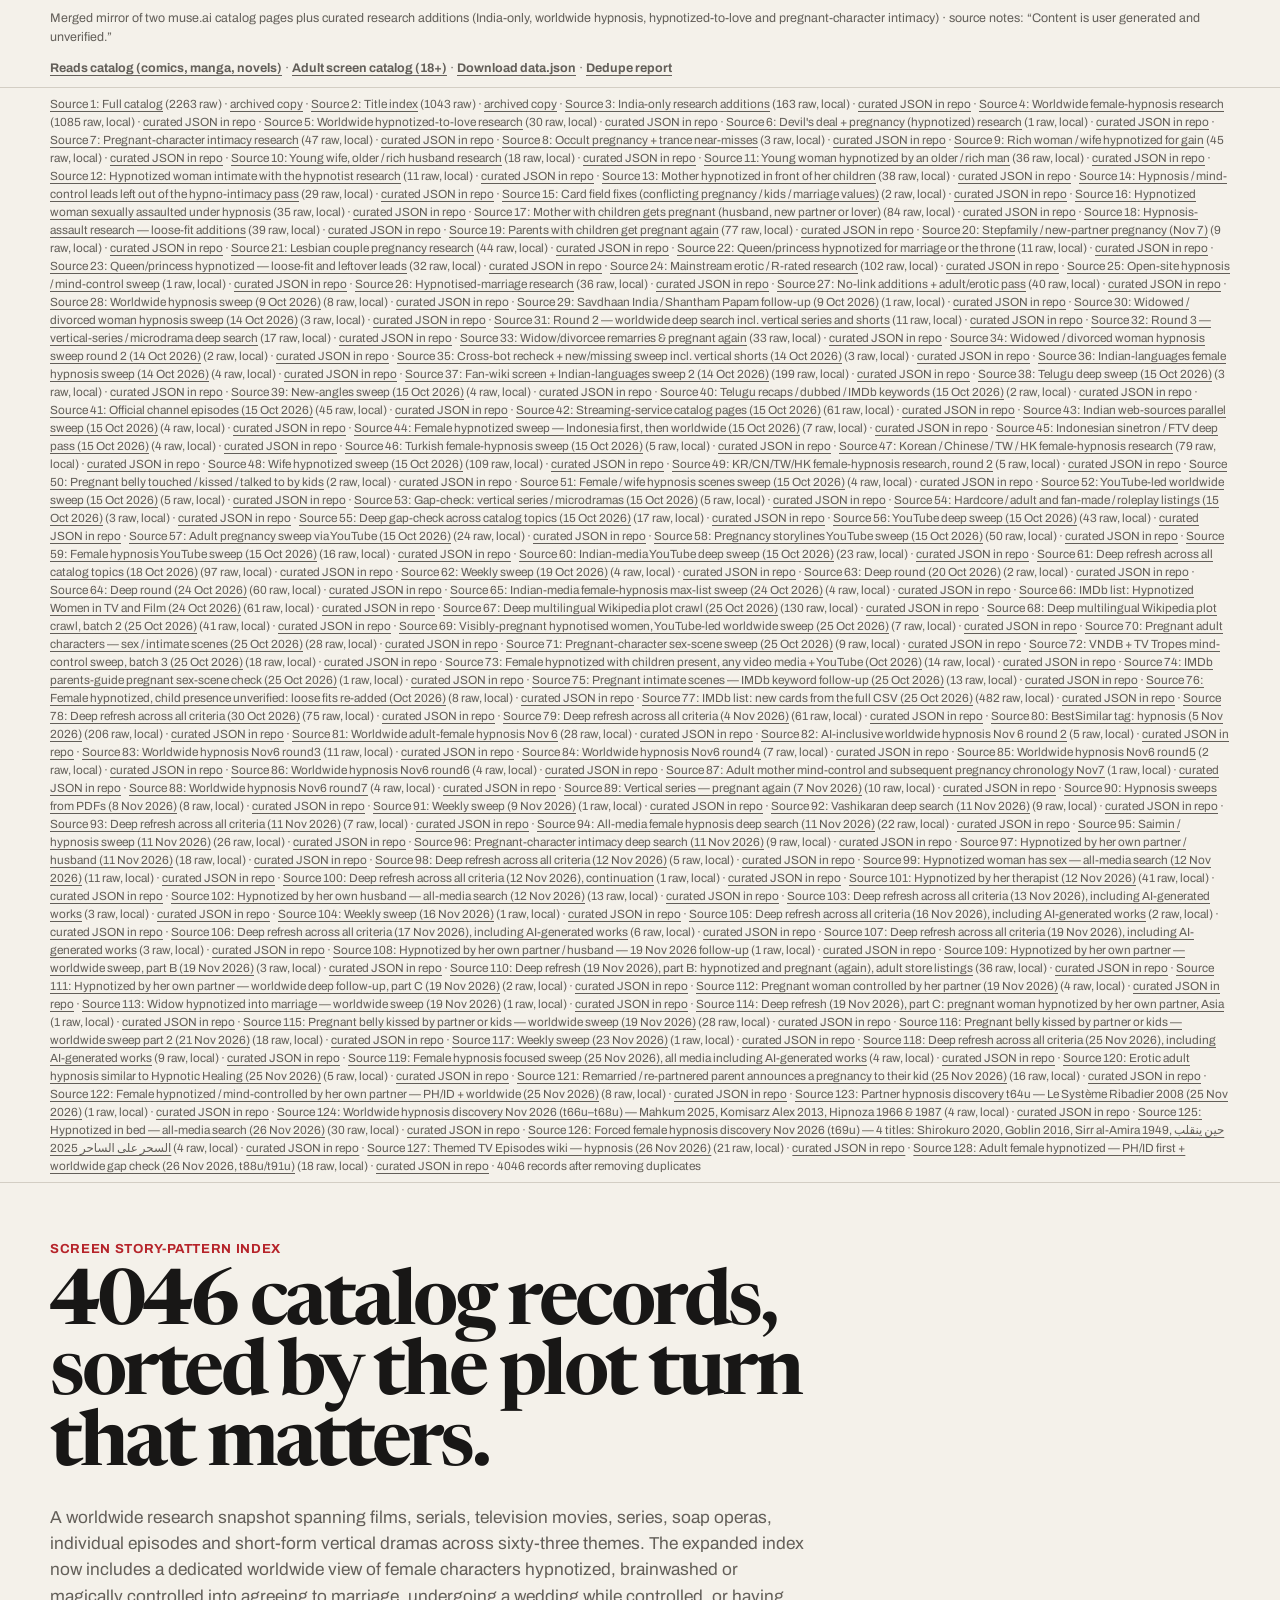
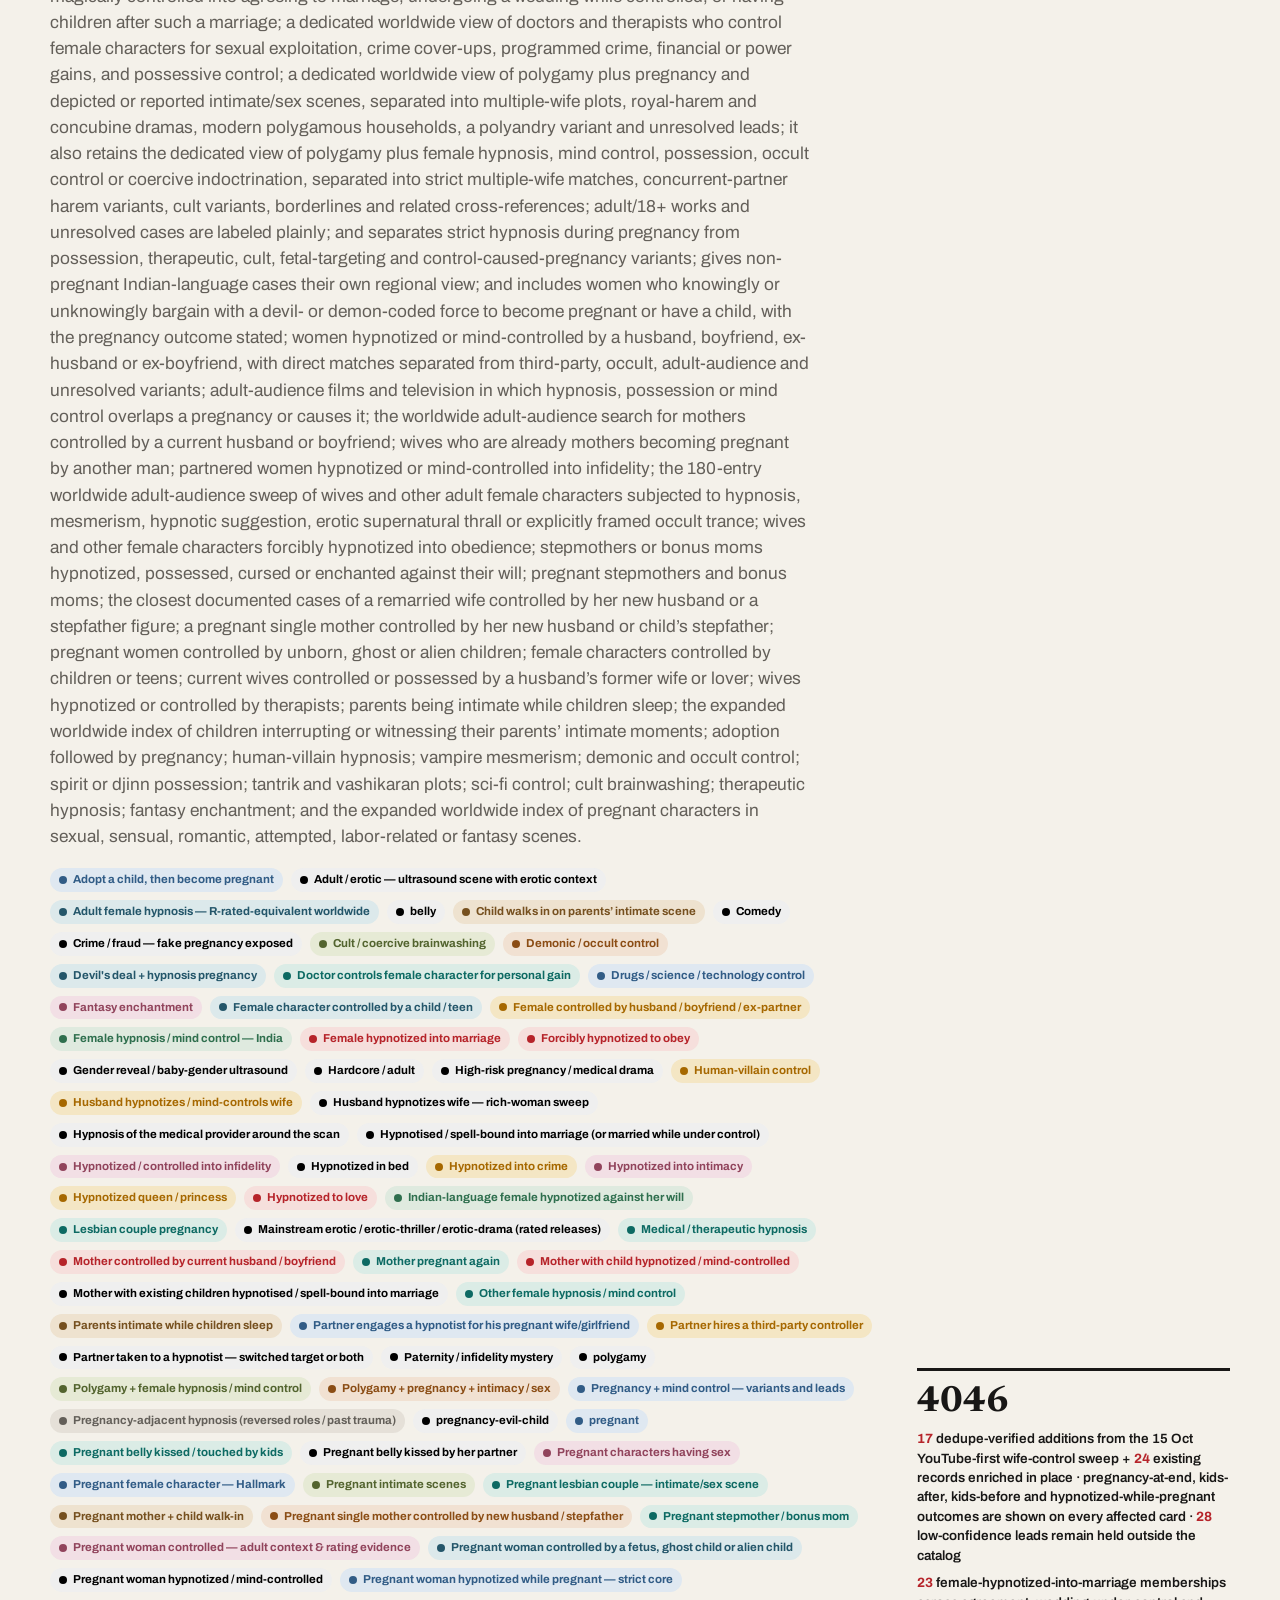
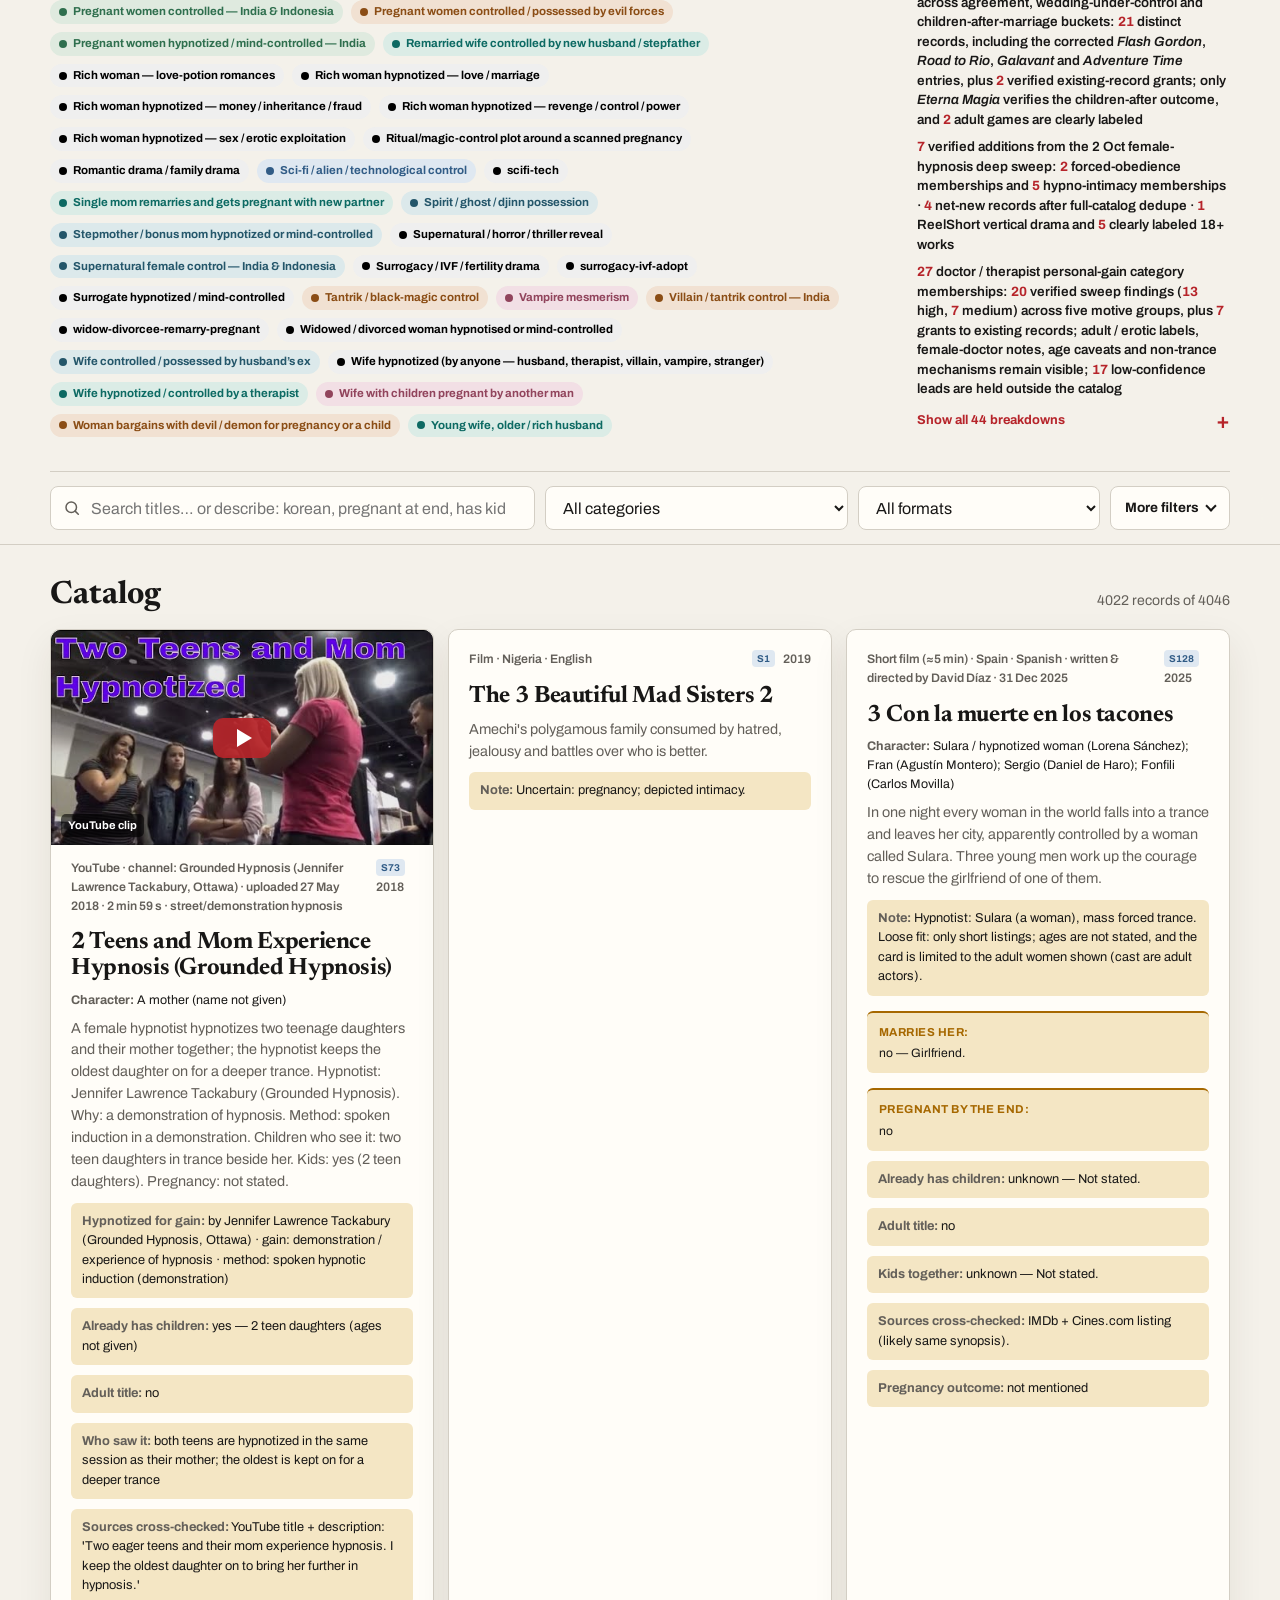
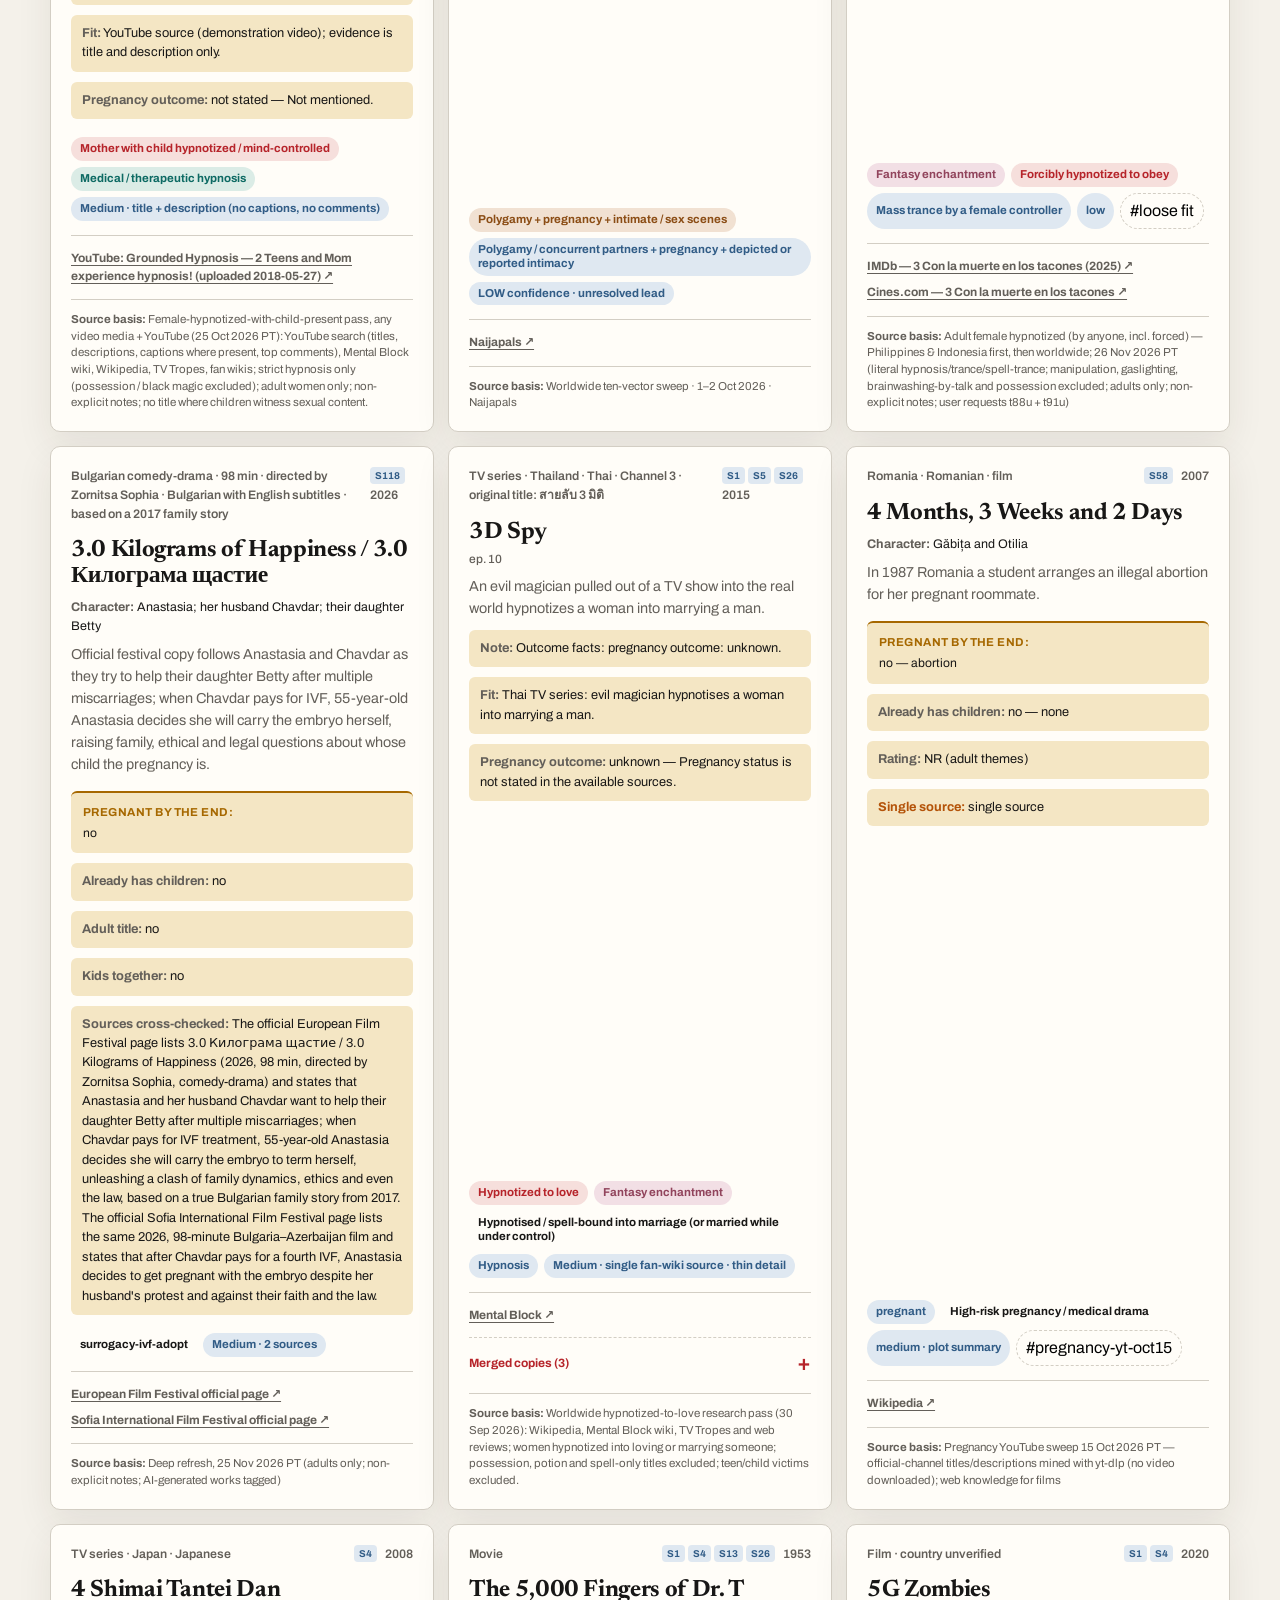
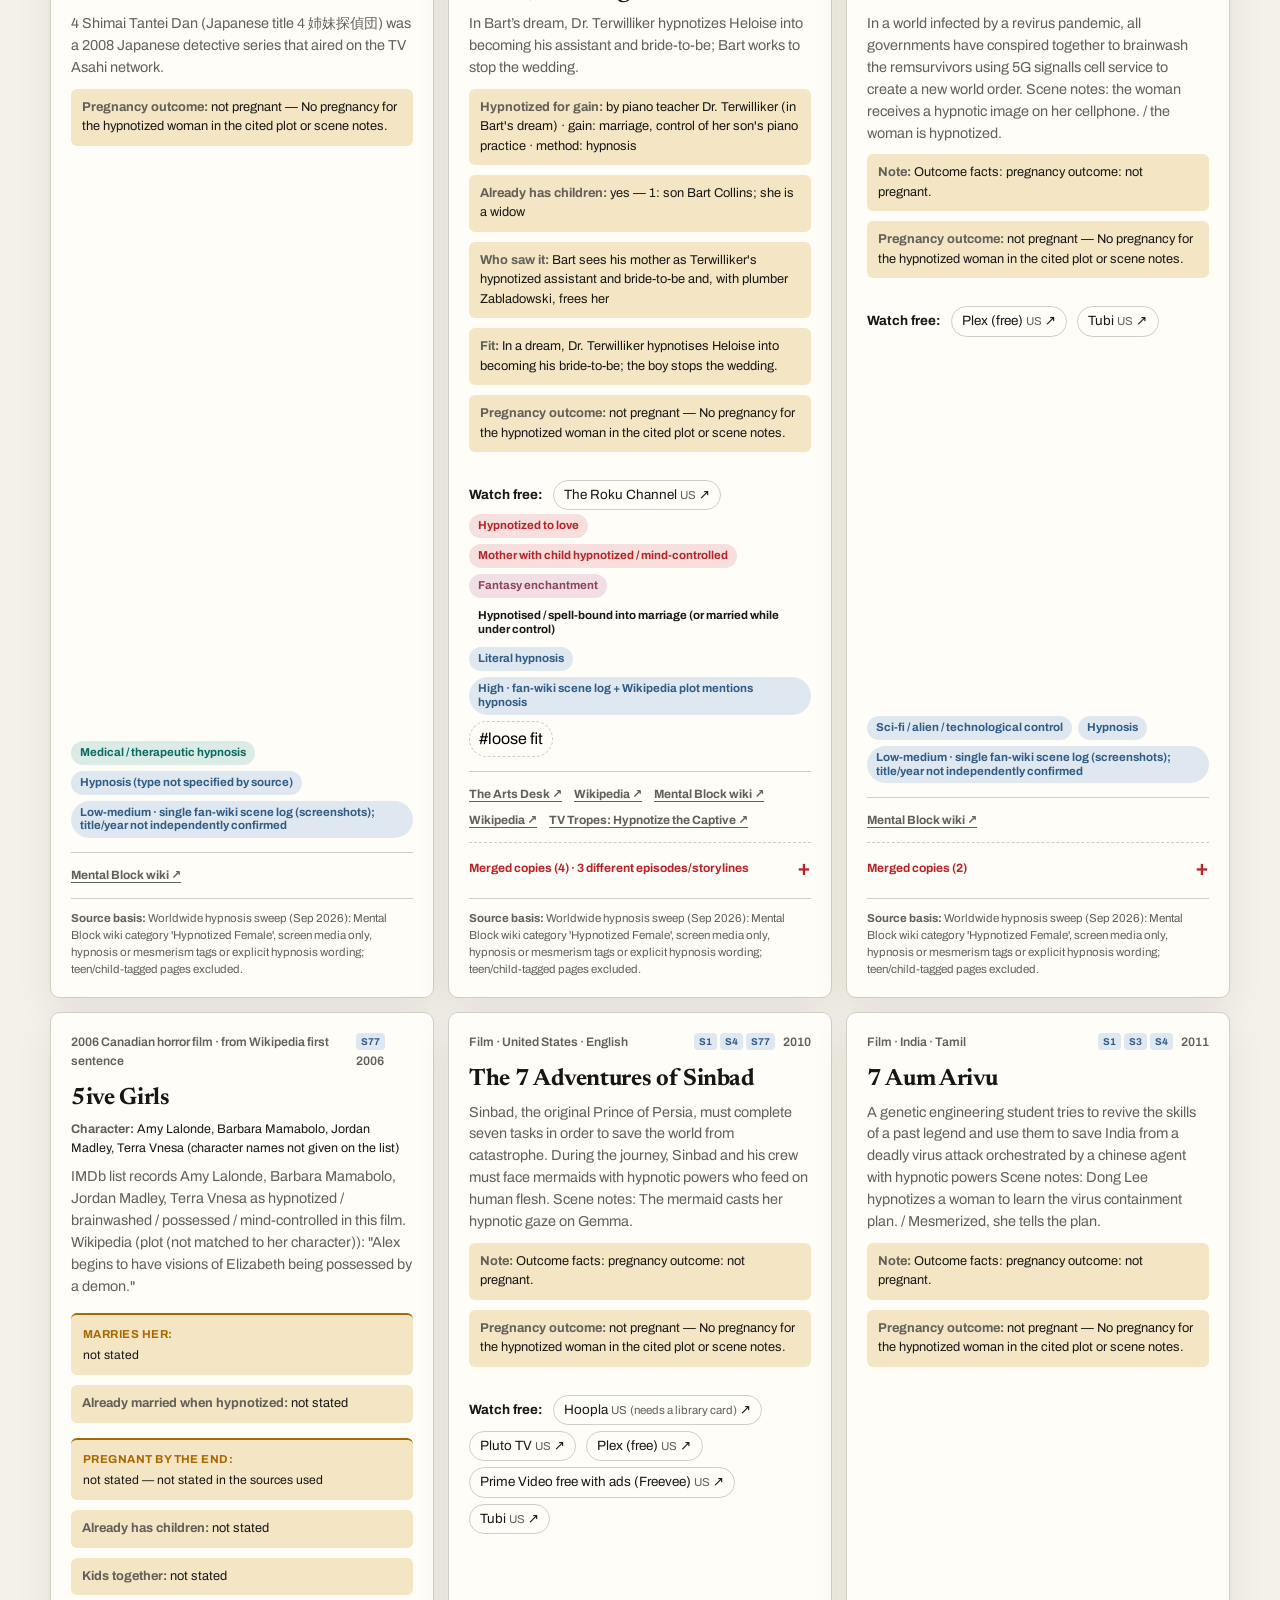
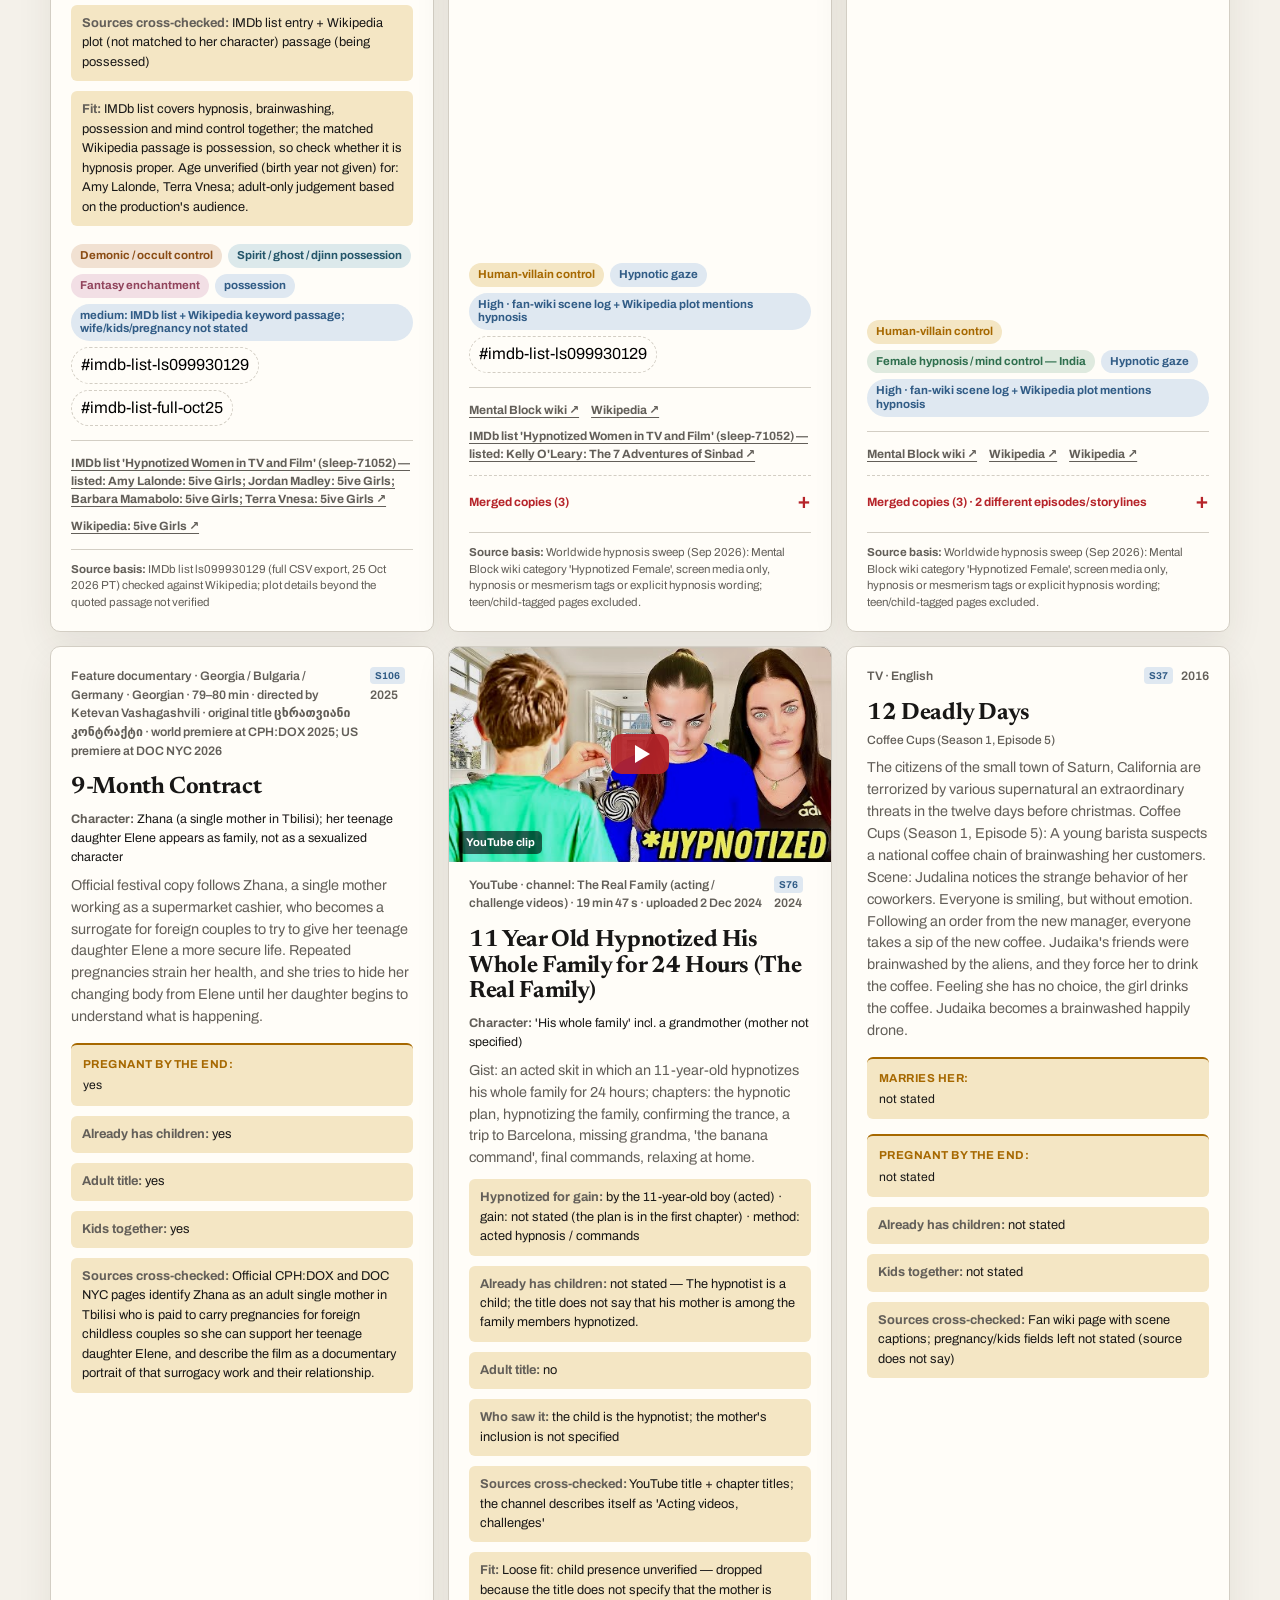
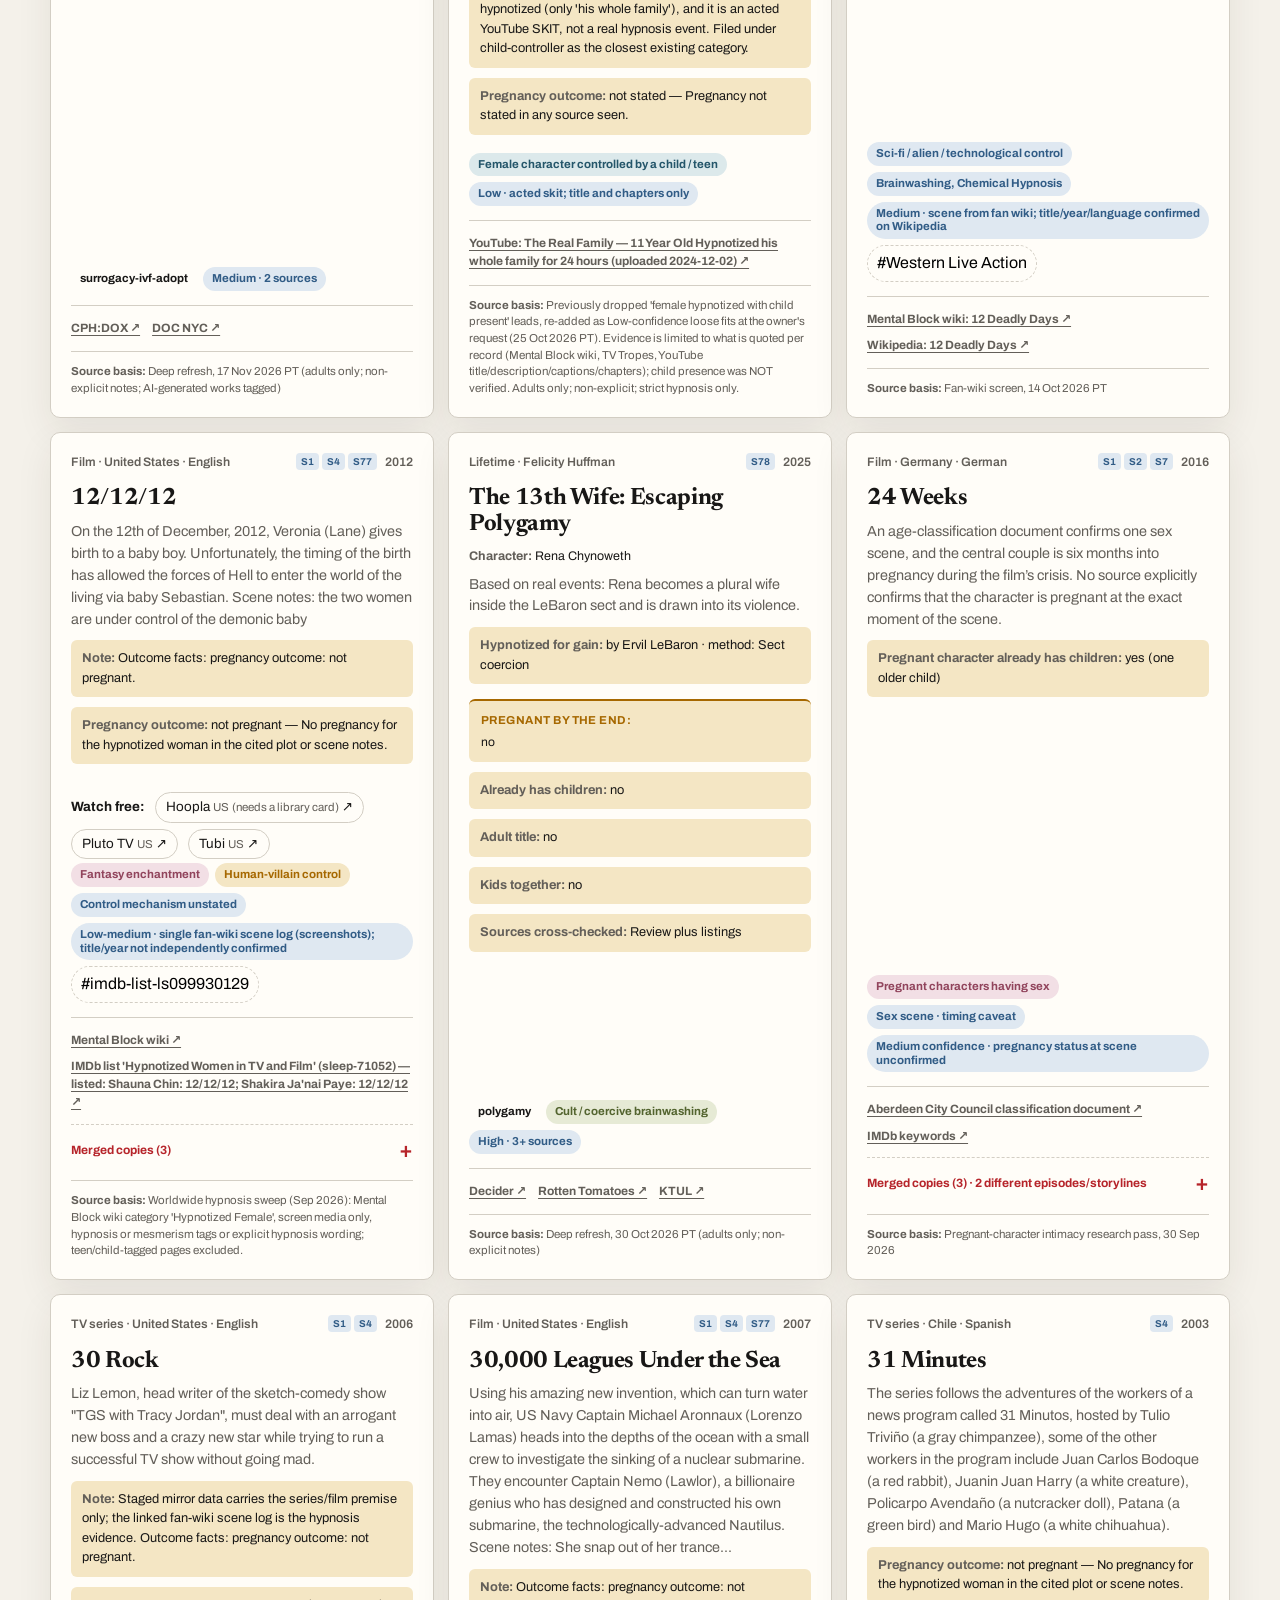
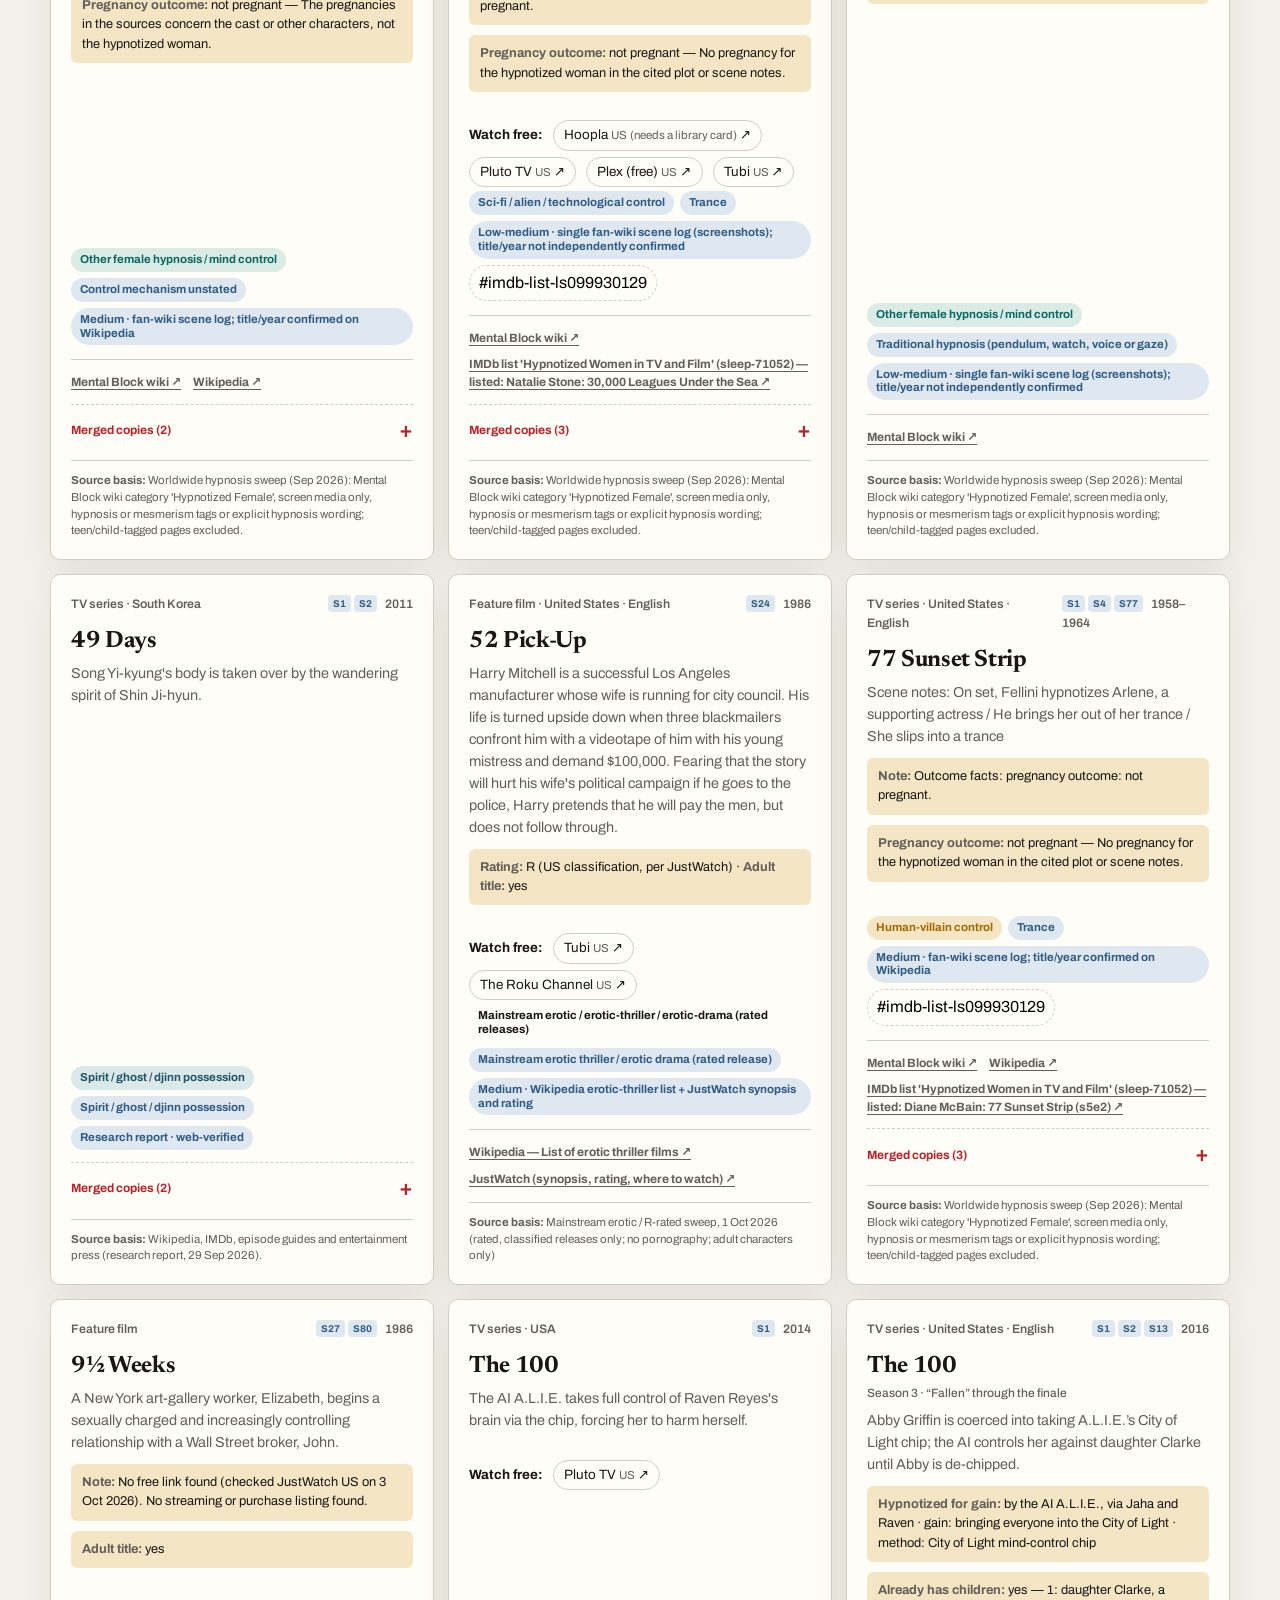
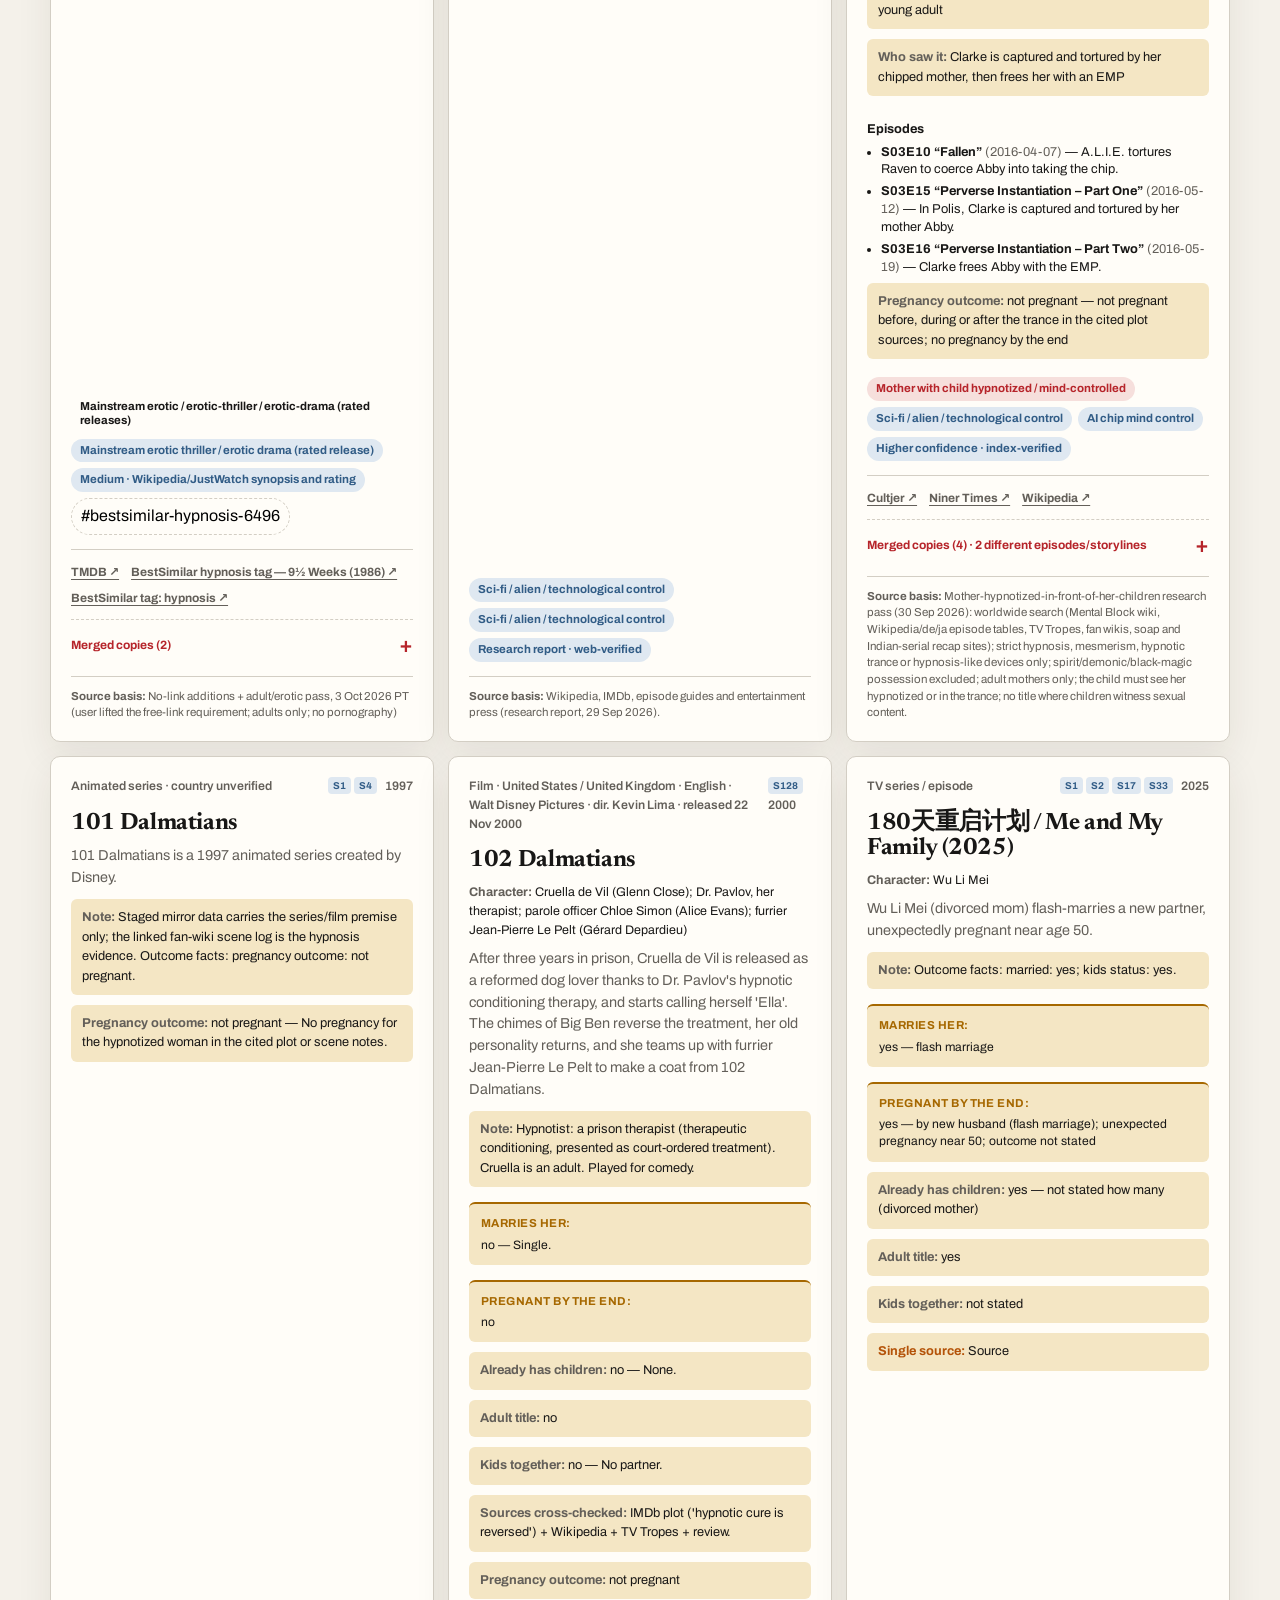
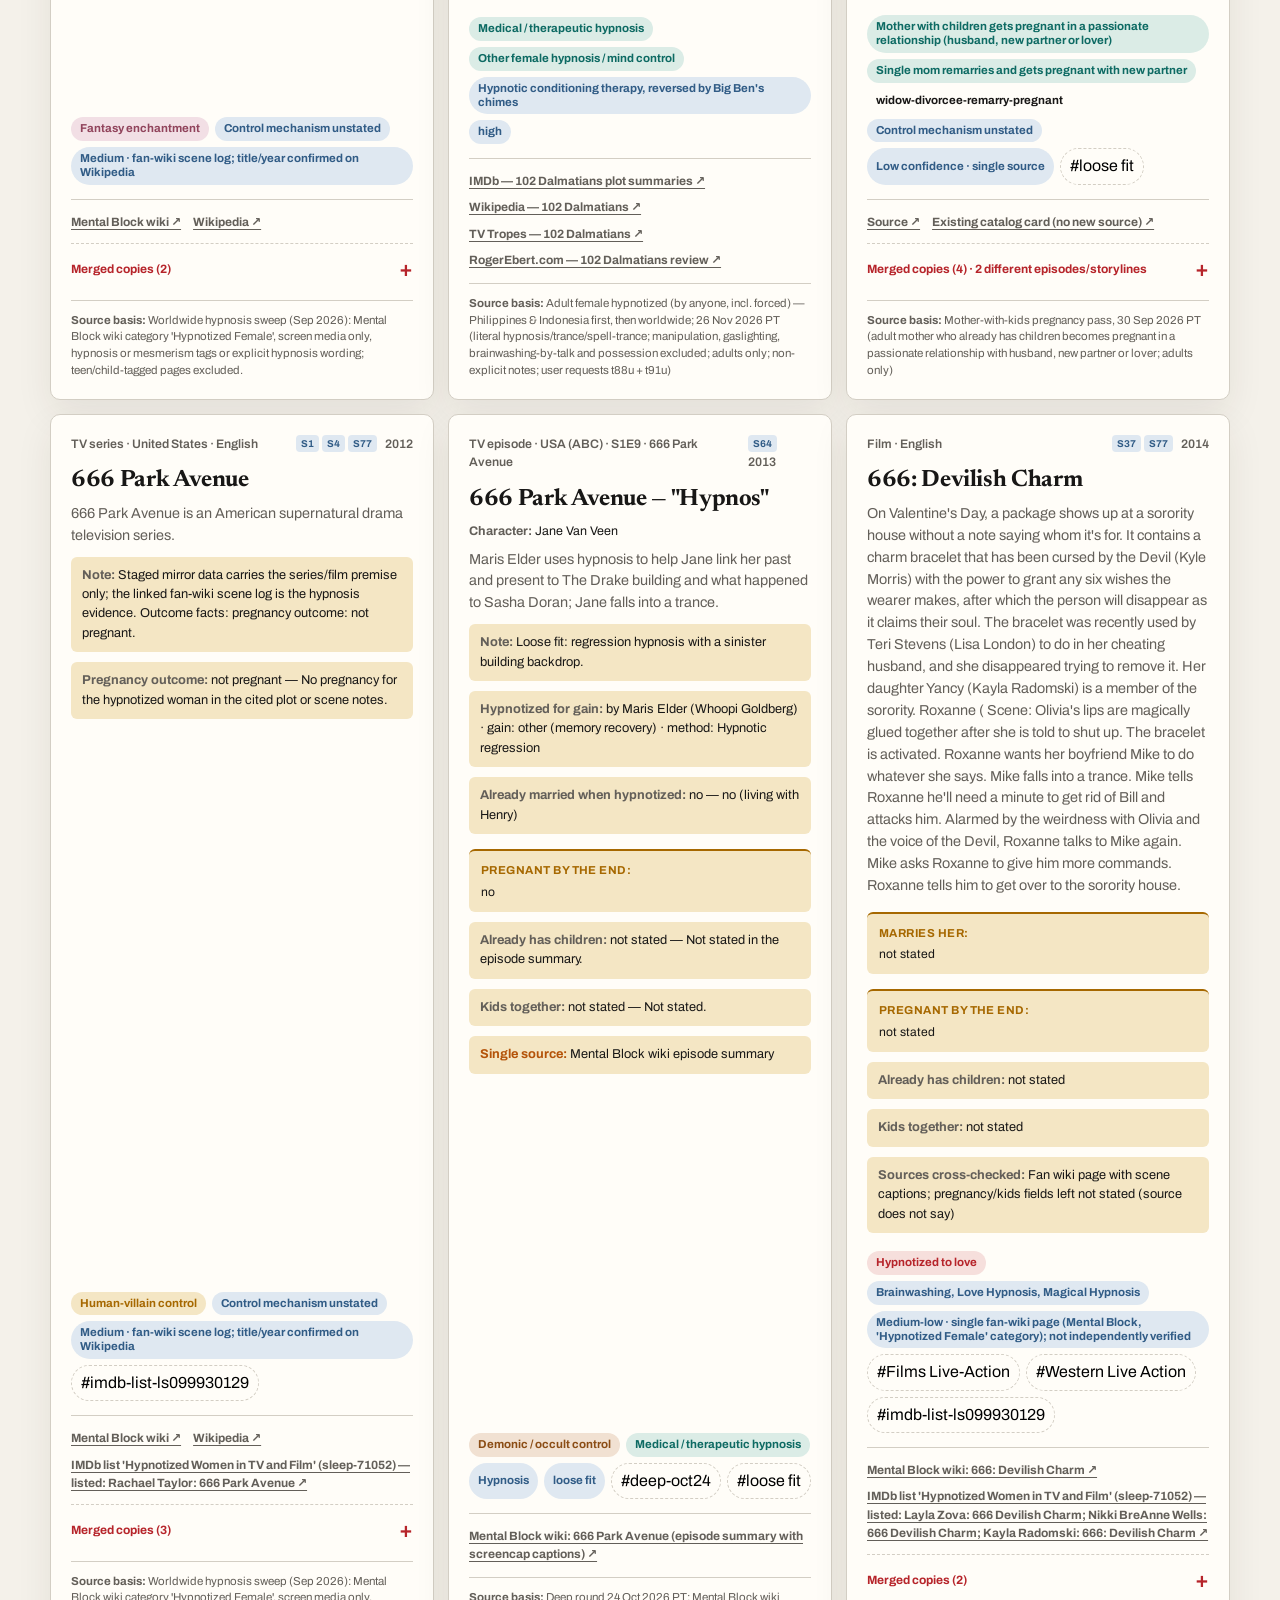
<file: index.html>
<!DOCTYPE html>
<html lang="en">
<head>
<meta charset="utf-8">
<meta name="viewport" content="width=device-width, initial-scale=1, viewport-fit=cover">
<meta name="color-scheme" content="light dark">
<title>TV and Movie Research Catalog</title>
<meta name="description" content="Screen story-pattern index: 855 film and TV catalog records, mirrored from the muse.ai share page with search and filters.">
<link rel="preconnect" href="https://fonts.googleapis.com">
<link rel="stylesheet" href="https://fonts.googleapis.com/css2?family=Archivo:wght@400;500;600;700&family=Newsreader:opsz,wght@6..72,500;6..72,650&display=swap">
<link rel="stylesheet" href="assets/style.css">
<link rel="icon" href="favicon.svg" type="image/svg+xml">
</head>
<body>
<div class="topbar"><div class="wrap">
  <span>Merged mirror of two muse.ai catalog pages plus curated research additions (India-only, worldwide hypnosis, hypnotized-to-love and pregnant-character intimacy) · source notes: “Content is user generated and unverified.”</span>
  <span><a href="reads/">Reads catalog (comics, manga, novels)</a> · <a href="adult/">Adult screen catalog (18+)</a> · <a href="data.json" download>Download data.json</a> · <a href="dedupe_report.json">Dedupe report</a></span>
</div></div>

<div class="srcbar"><div class="wrap" id="srcinfo"></div></div>
<section class="wrap intro" aria-labelledby="page-heading">
  <div>
    <p class="kicker" id="kicker"></p>
    <h1 id="page-heading"><span id="total">…</span> catalog records, sorted by the plot turn that matters.</h1>
    <p class="dek" id="dek"></p>
    <div class="legend" id="legend" aria-label="Category legend (click to filter)"></div>
  </div>
  <div class="snapshot" aria-label="Research snapshot information">
    <strong id="total2">…</strong>
    <div id="breakdowns"></div>
  </div>
</section>

<div class="controls-shell">
  <div class="wrap controls">
    <label class="search">
      <span style="position:absolute;width:1px;height:1px;overflow:hidden;clip:rect(0,0,0,0)">Search titles or plot details</span>
      <svg aria-hidden="true" viewBox="0 0 24 24"><circle cx="11" cy="11" r="7" fill="none" stroke="currentColor" stroke-width="2"/><path d="m16.2 16.2 4.2 4.2" fill="none" stroke="currentColor" stroke-linecap="round" stroke-width="2"/></svg>
      <input id="search" type="search" placeholder="Search titles… or describe: korean, pregnant at end, has kids, 2010-2024" autocomplete="off">
    </label>
    <select id="category" aria-label="Category"><option value="all">All categories</option></select>
    <select id="format" aria-label="Format"><option value="all">All formats</option></select>
    <button type="button" id="moreBtn" class="more-btn" aria-expanded="false" aria-controls="morePanel">More filters<span id="moreCount" class="more-count" hidden></span></button>
    <div id="morePanel" class="more-panel" role="group" aria-label="More filters" hidden>
      <select id="source" aria-label="Source"><option value="all">All sources</option></select>
      <select id="tag" aria-label="Reference tag"><option value="all">All tags</option></select>
      <select id="again" aria-label="Pregnant-again outcome"><option value="all">Any pregnancy-again status</option></select>
      <div class="view-toggle" role="group" aria-label="View">
        <button type="button" data-view="grid" aria-pressed="true">Unique records</button>
        <button type="button" data-view="sections" aria-pressed="false">By section</button>
      </div>
      <div class="yearbar" role="group" aria-label="Release year">
        <select id="period" aria-label="Release period"><option value="all">All years</option></select>
        <div class="yr-slider" id="yrSlider">
          <output id="yrOut" for="ymin ymax" aria-live="polite"></output>
          <div class="yr-track"><div class="yr-fill" id="yrFill"></div>
            <input id="ymin" type="range" step="1" aria-label="From year">
            <input id="ymax" type="range" step="1" aria-label="To year">
          </div>
        </div>
        <button type="button" id="yclear">Reset years</button>
        <button type="button" id="freeToggle" aria-pressed="false" title="Only records with a verified free / legal streaming link">Has free link</button>
        <button type="button" id="labelToggle" aria-pressed="false" title="Hardcore / adult and fan-made / roleplay listings are hidden unless this is on or their category is selected">Show hardcore / fan-made</button>
      </div>
    </div>
  </div>
</div>

<main class="wrap">
  <div class="results-head"><h2>Catalog</h2><p id="count" aria-live="polite"></p></div>
  <div id="chips" class="chips" role="group" aria-label="Search understood as" hidden></div>
  <section id="grid" class="grid" aria-label="Catalog entries"></section>
  <section class="research-notes" id="notes"></section>
</main>
<footer class="wrap"><span id="snapdate">Research snapshot: 30 September 2026</span><span>Source links open in a new tab · <a href="https://github.com/mad08011999-cloud/tv-movie-catalog">Source code &amp; daily sync</a></span></footer>

<div class="modal" id="modal" role="dialog" aria-modal="true" aria-label="Video clip">
  <div class="modal-box">
    <div class="modal-head"><strong id="modalTitle"></strong><span><a id="modalLink" href="#" target="_blank" rel="noopener">Open on YouTube ↗</a> &nbsp;<button type="button" id="modalClose">Close</button></span></div>
    <div class="frame"><iframe id="modalFrame" title="Video player" allow="autoplay; encrypted-media; picture-in-picture" allowfullscreen></iframe></div>
  </div>
</div>
<script src="assets/data.js"></script>
<script src="assets/app.js"></script>
</body>
</html>
</file>
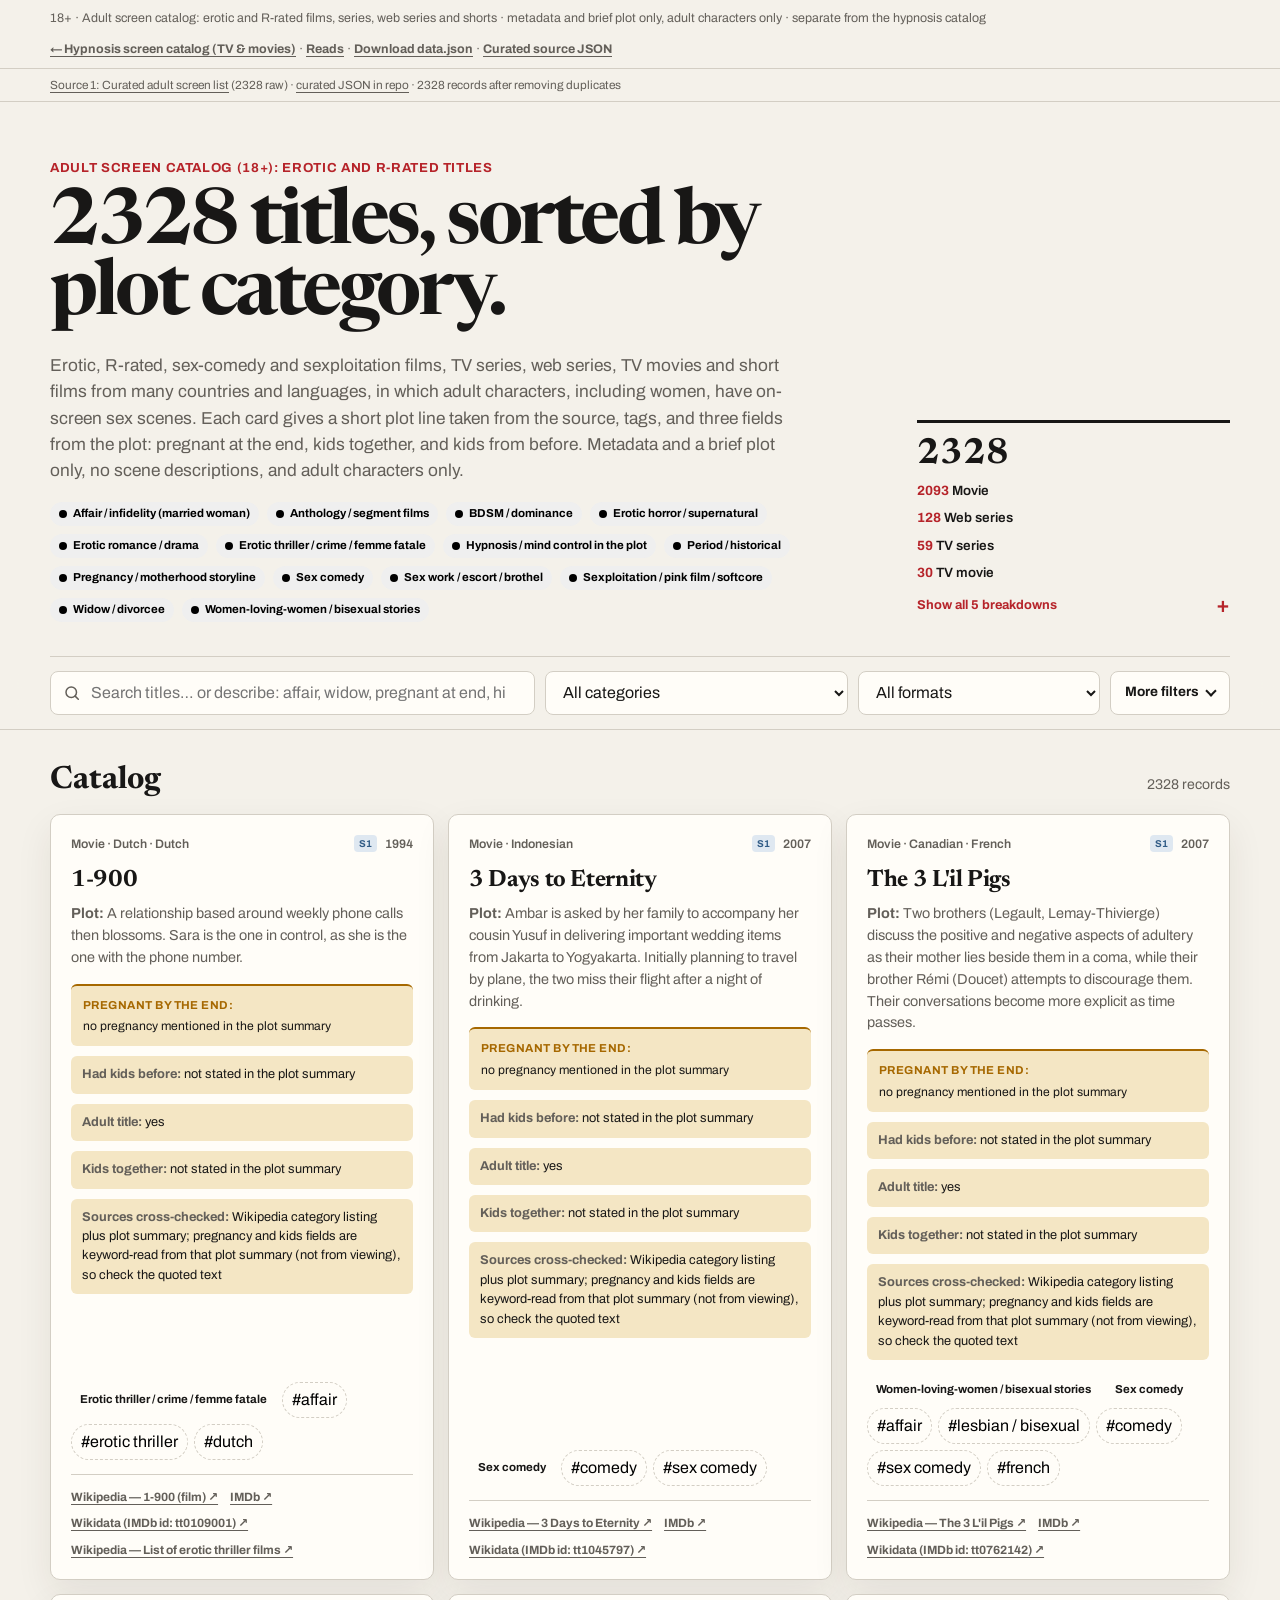
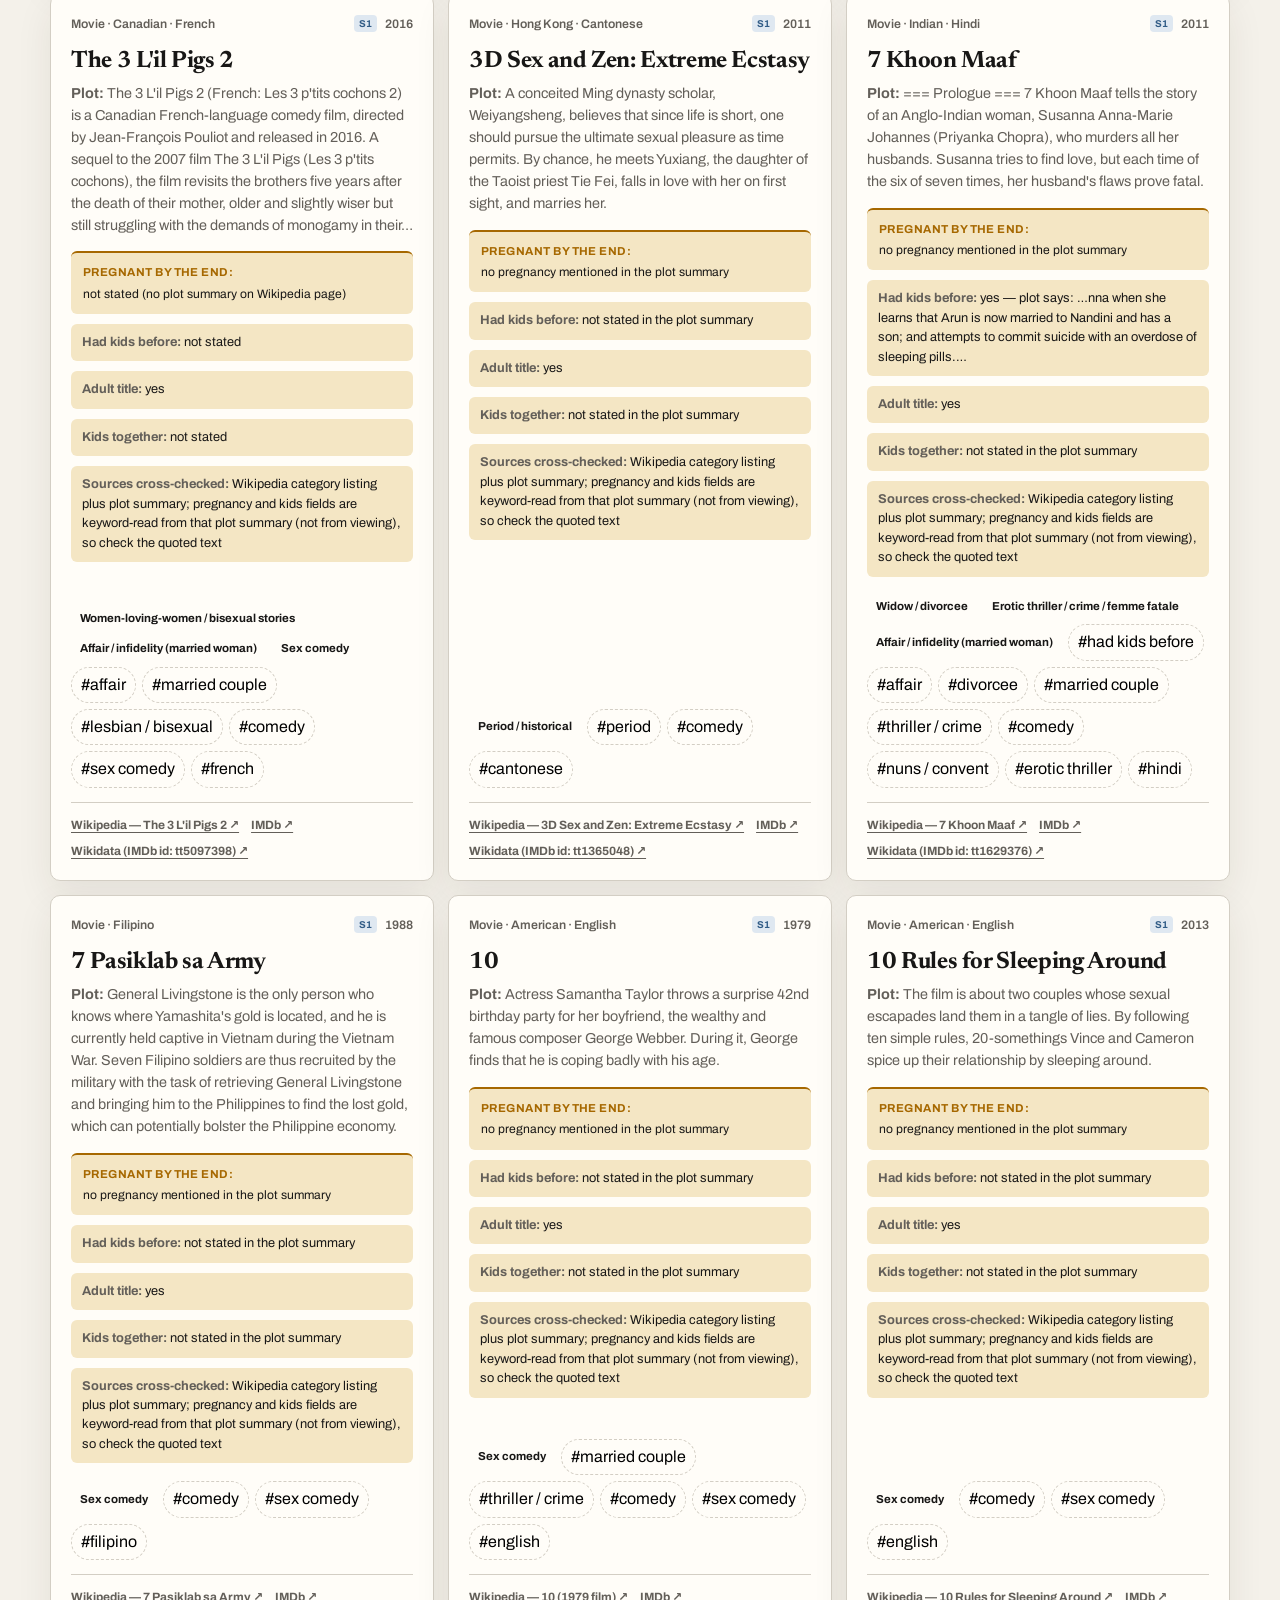
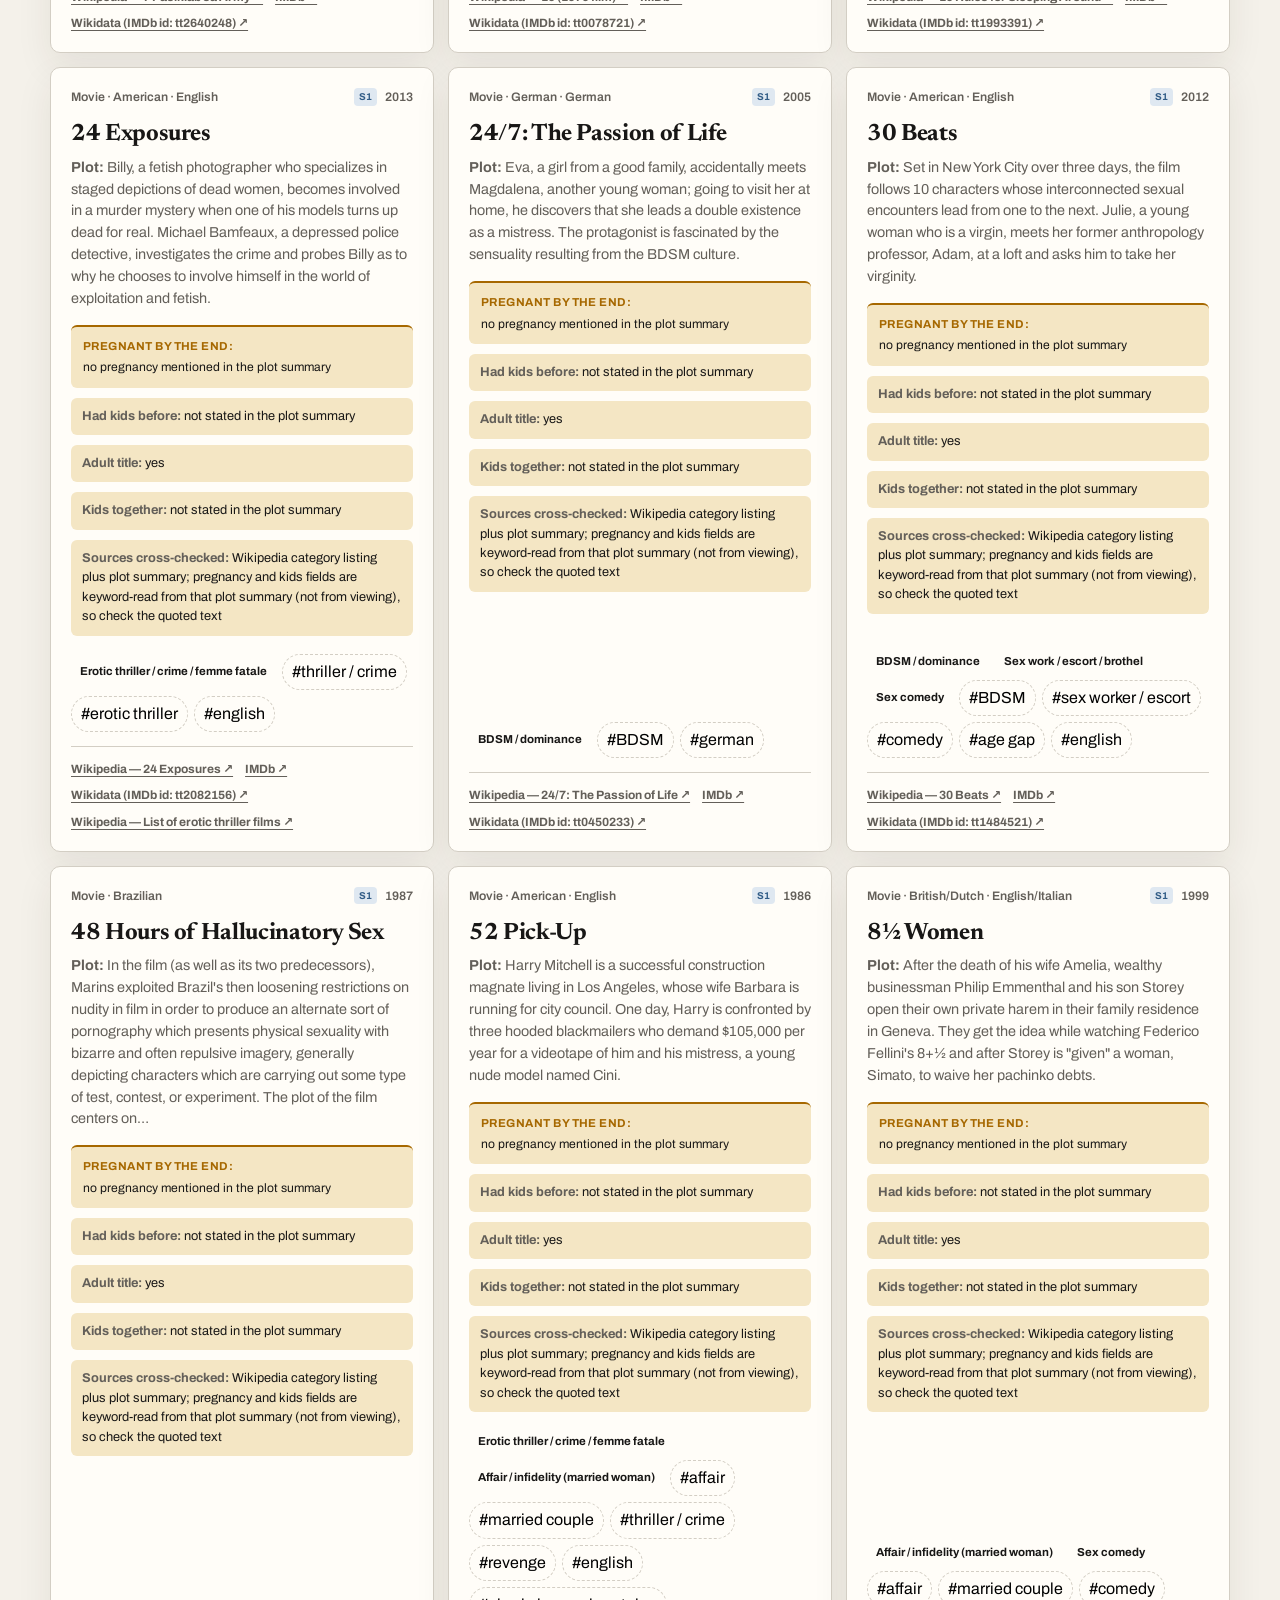
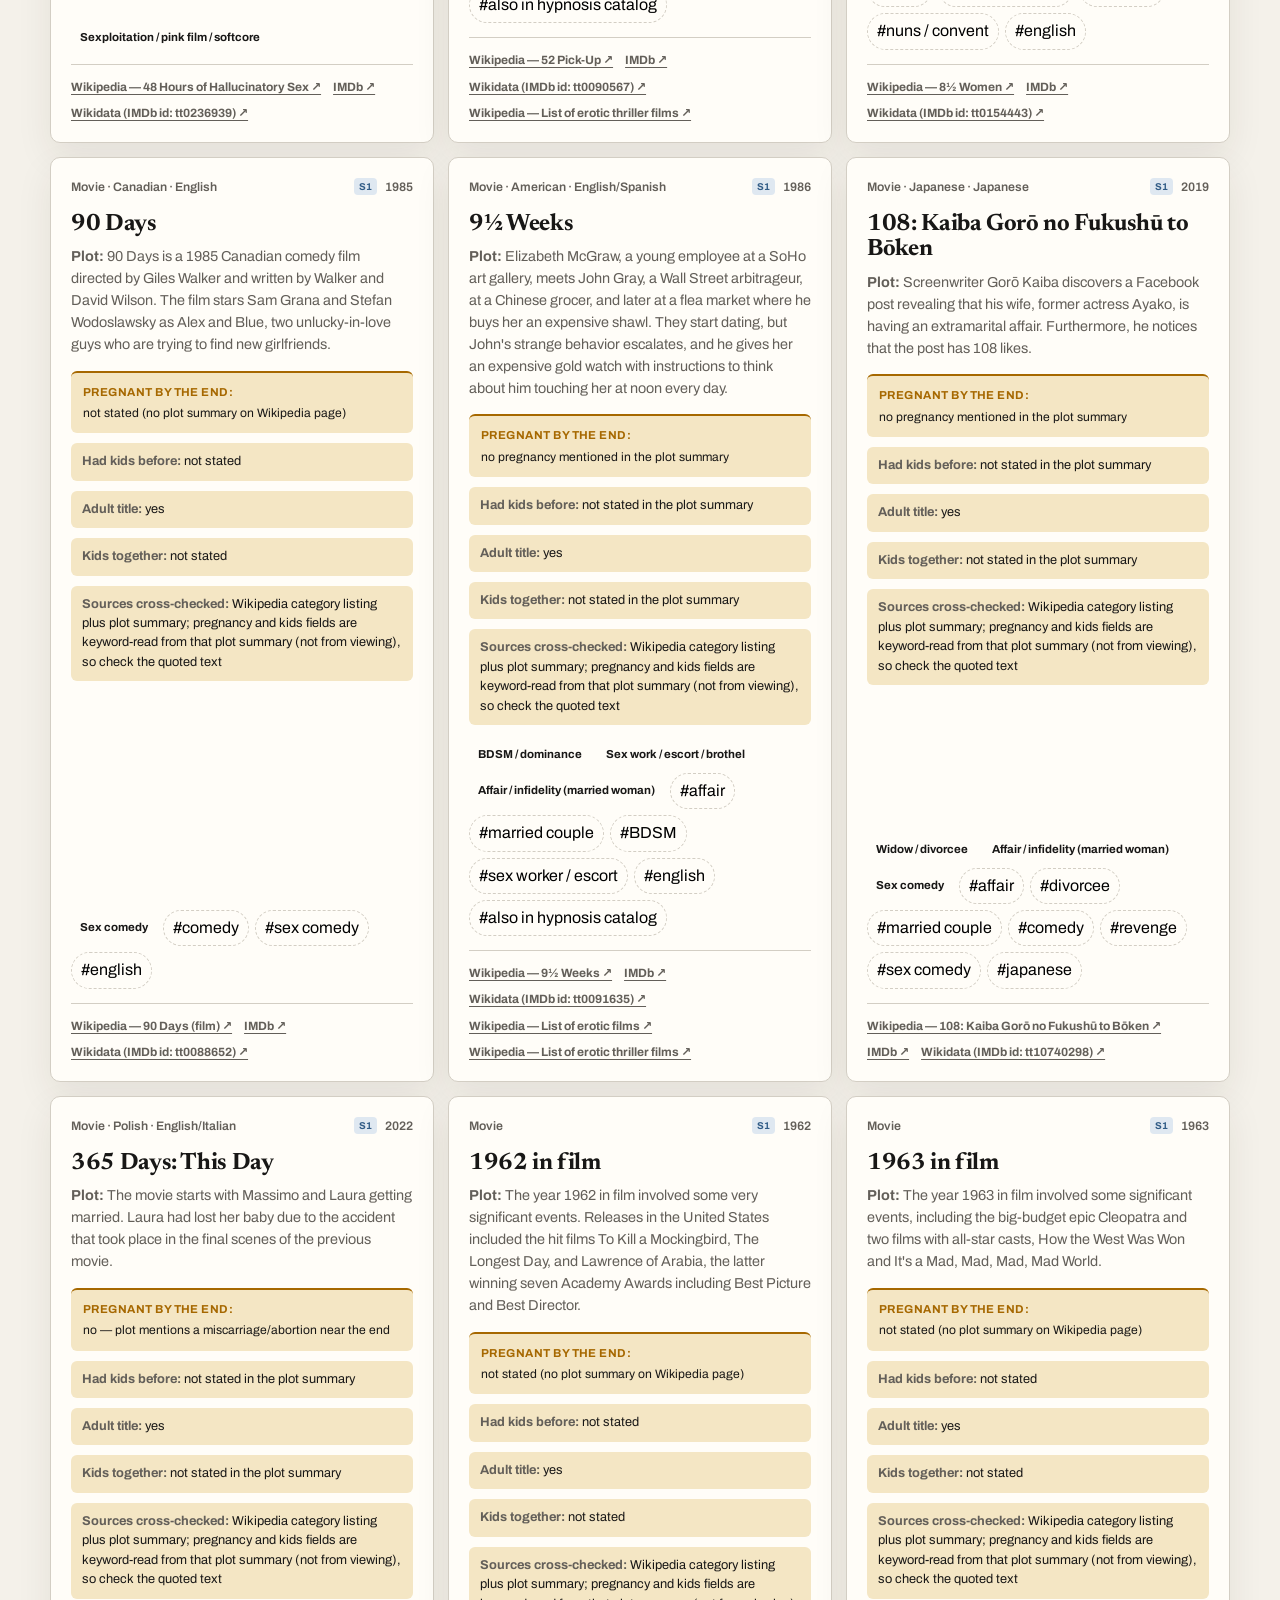
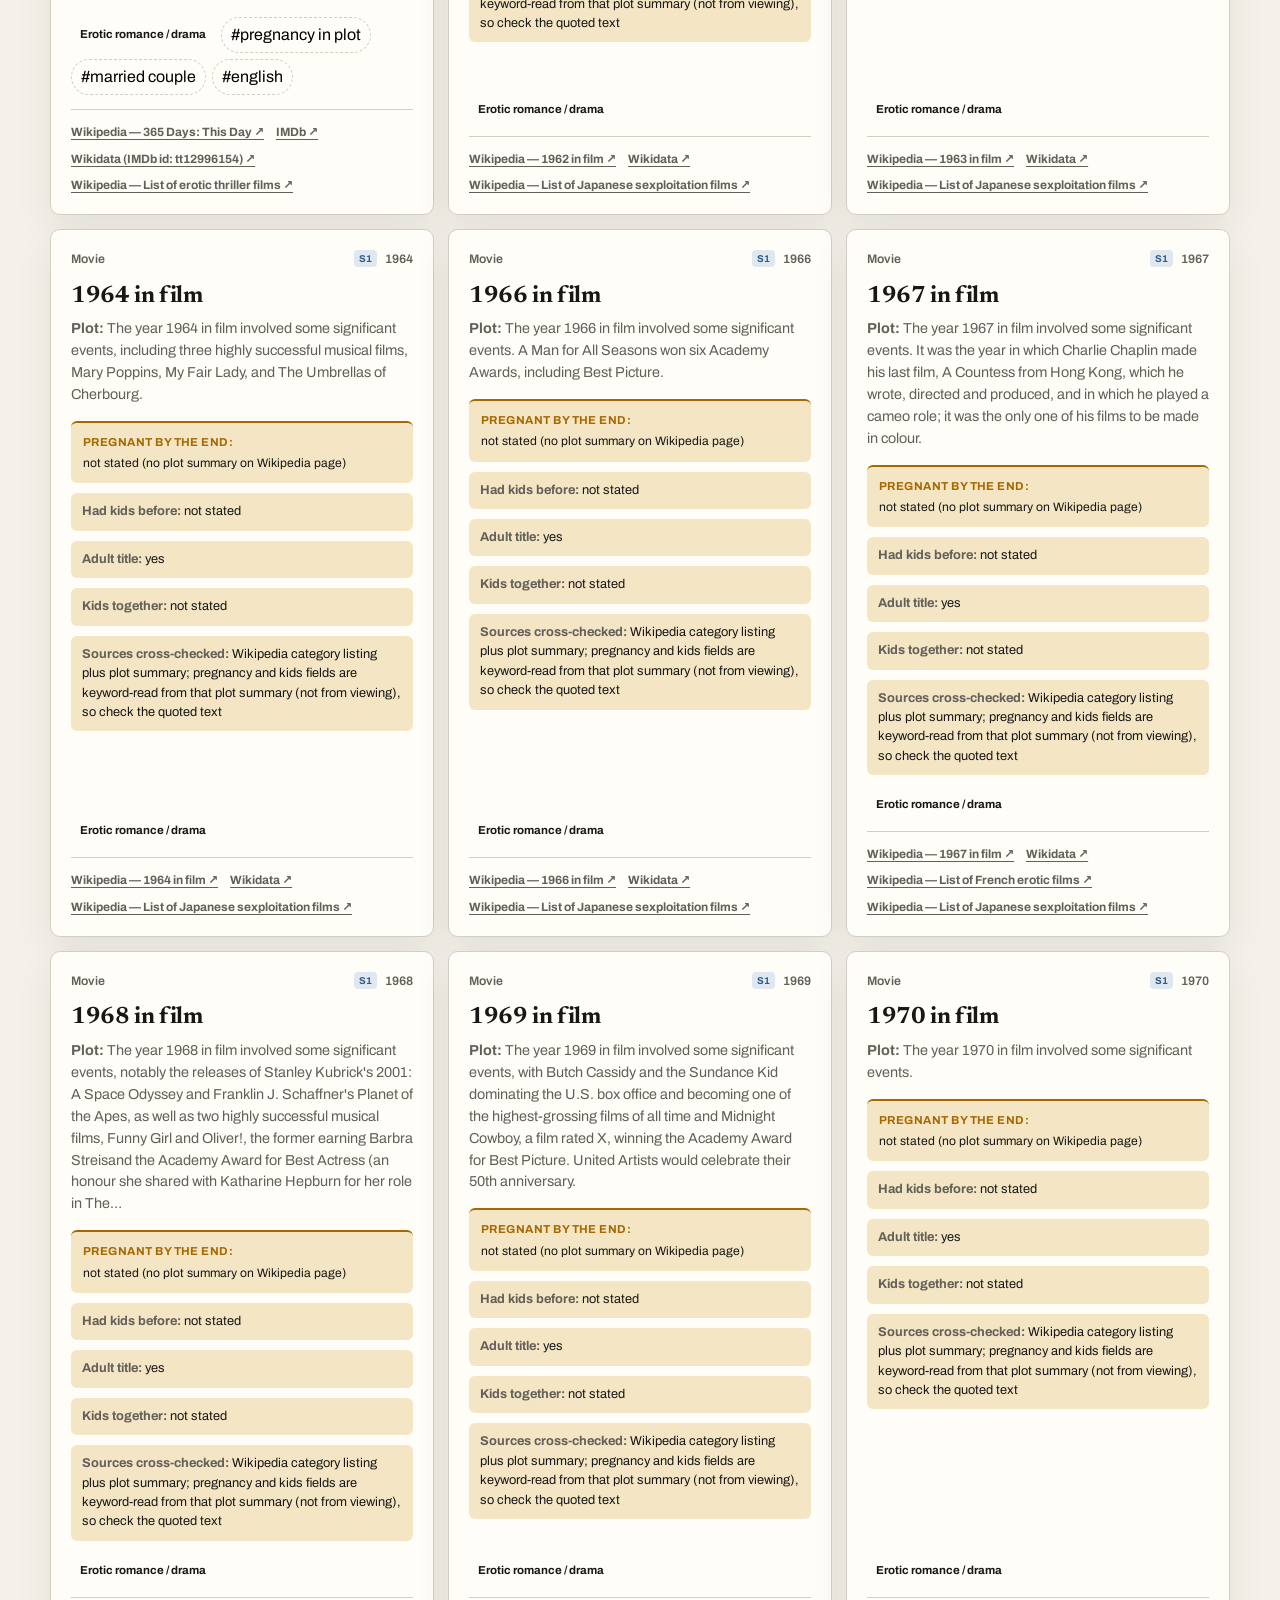
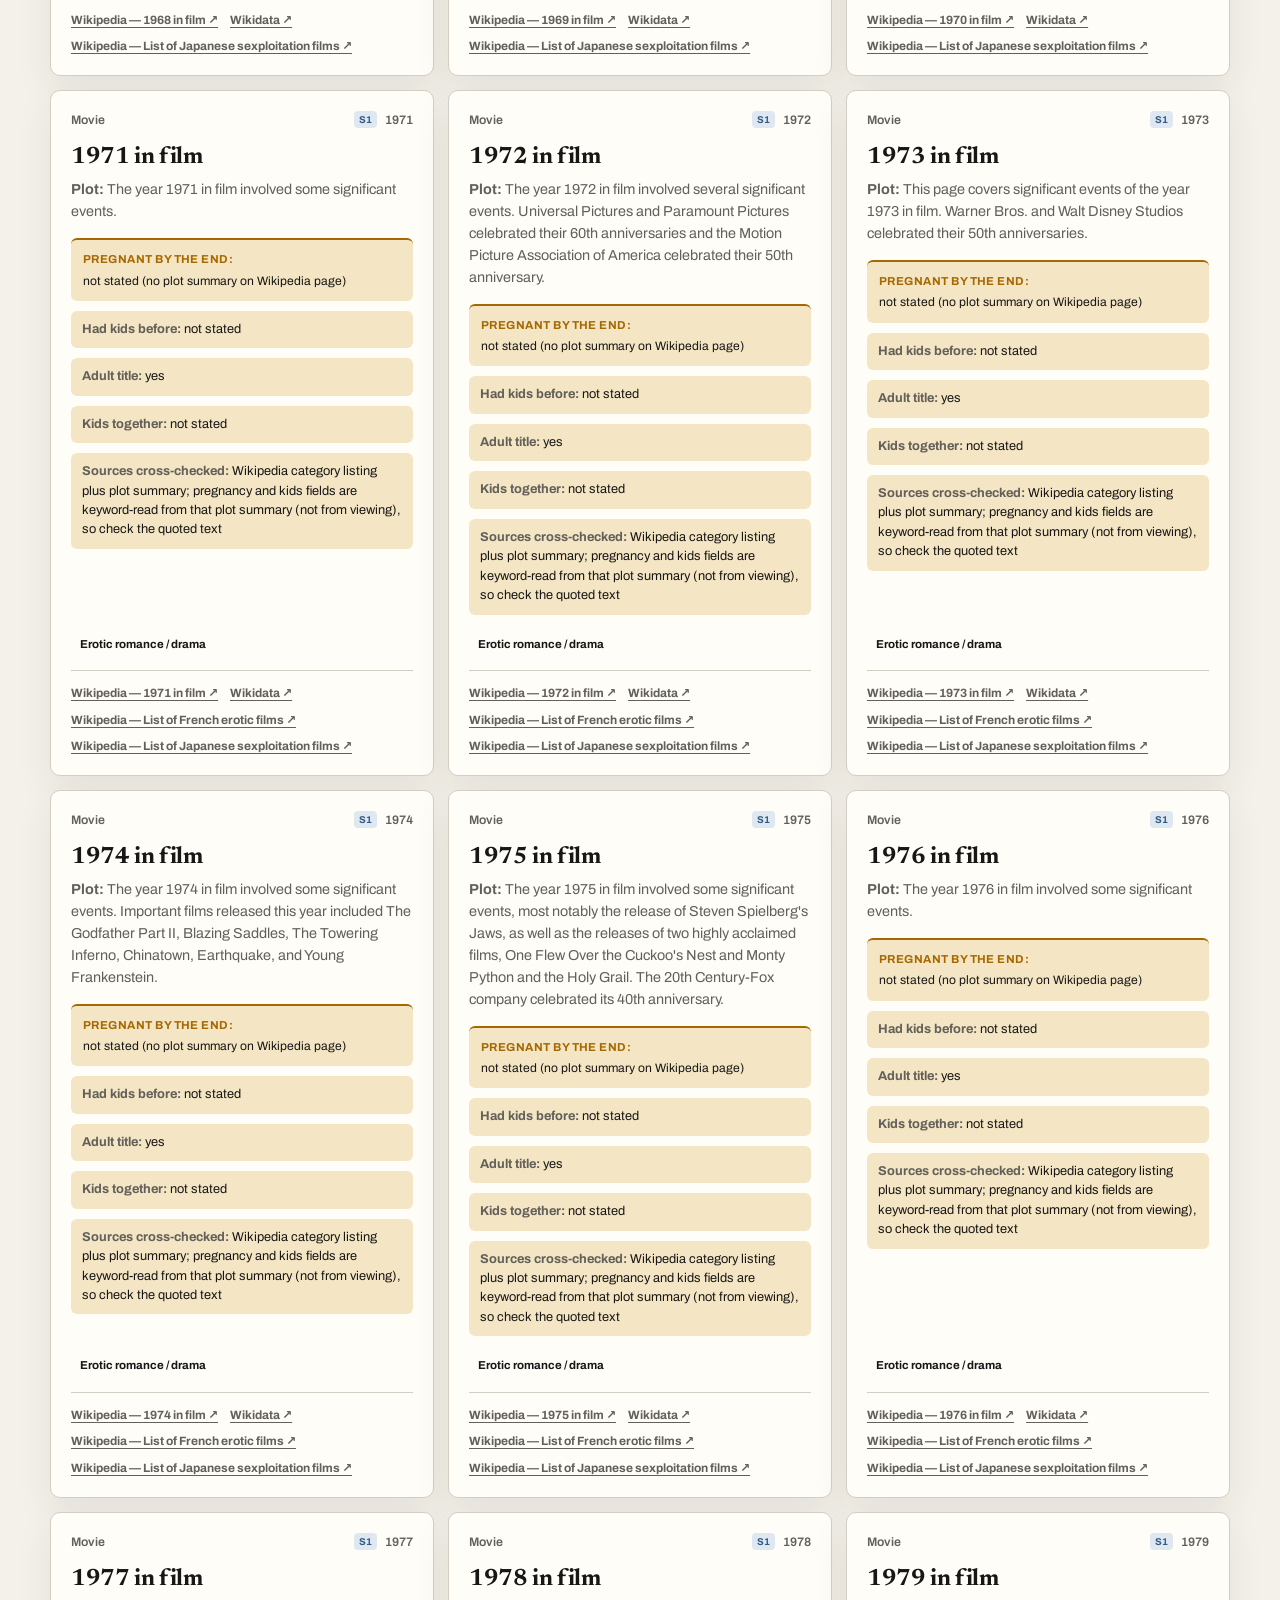
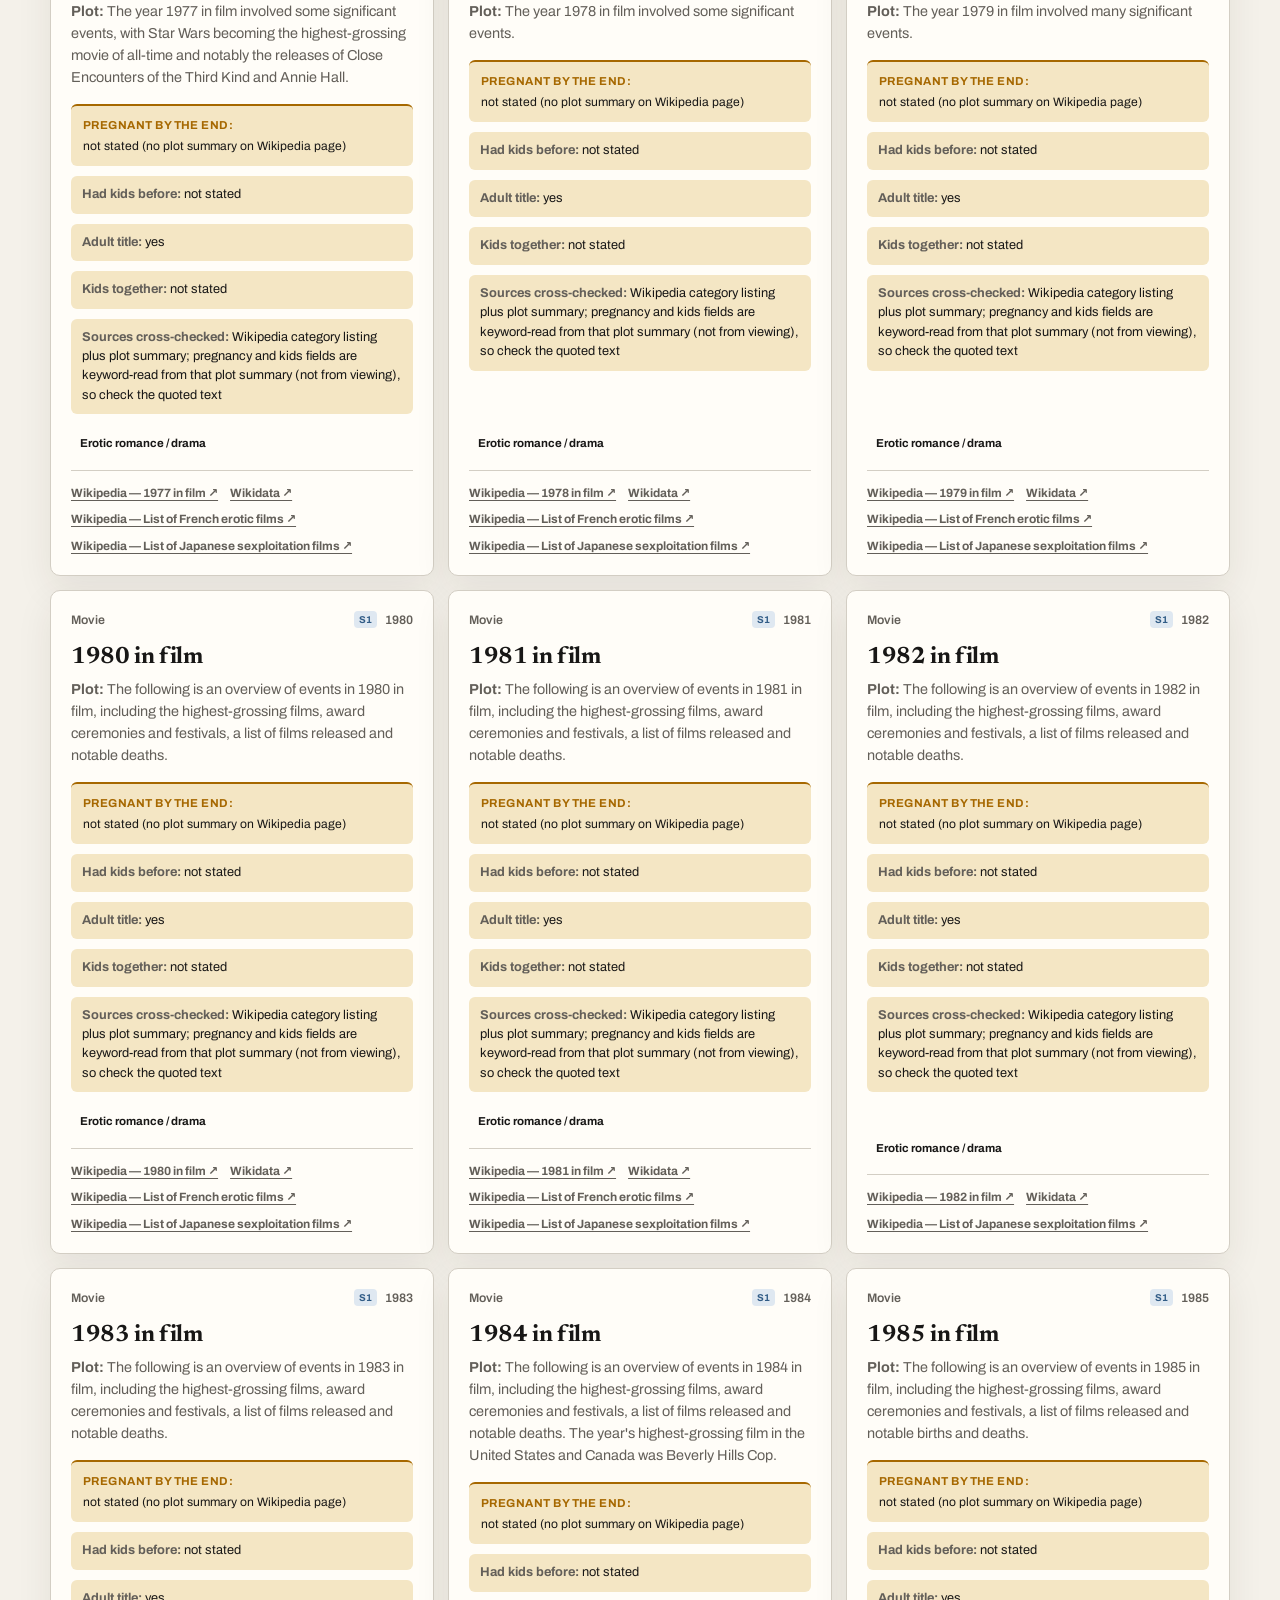
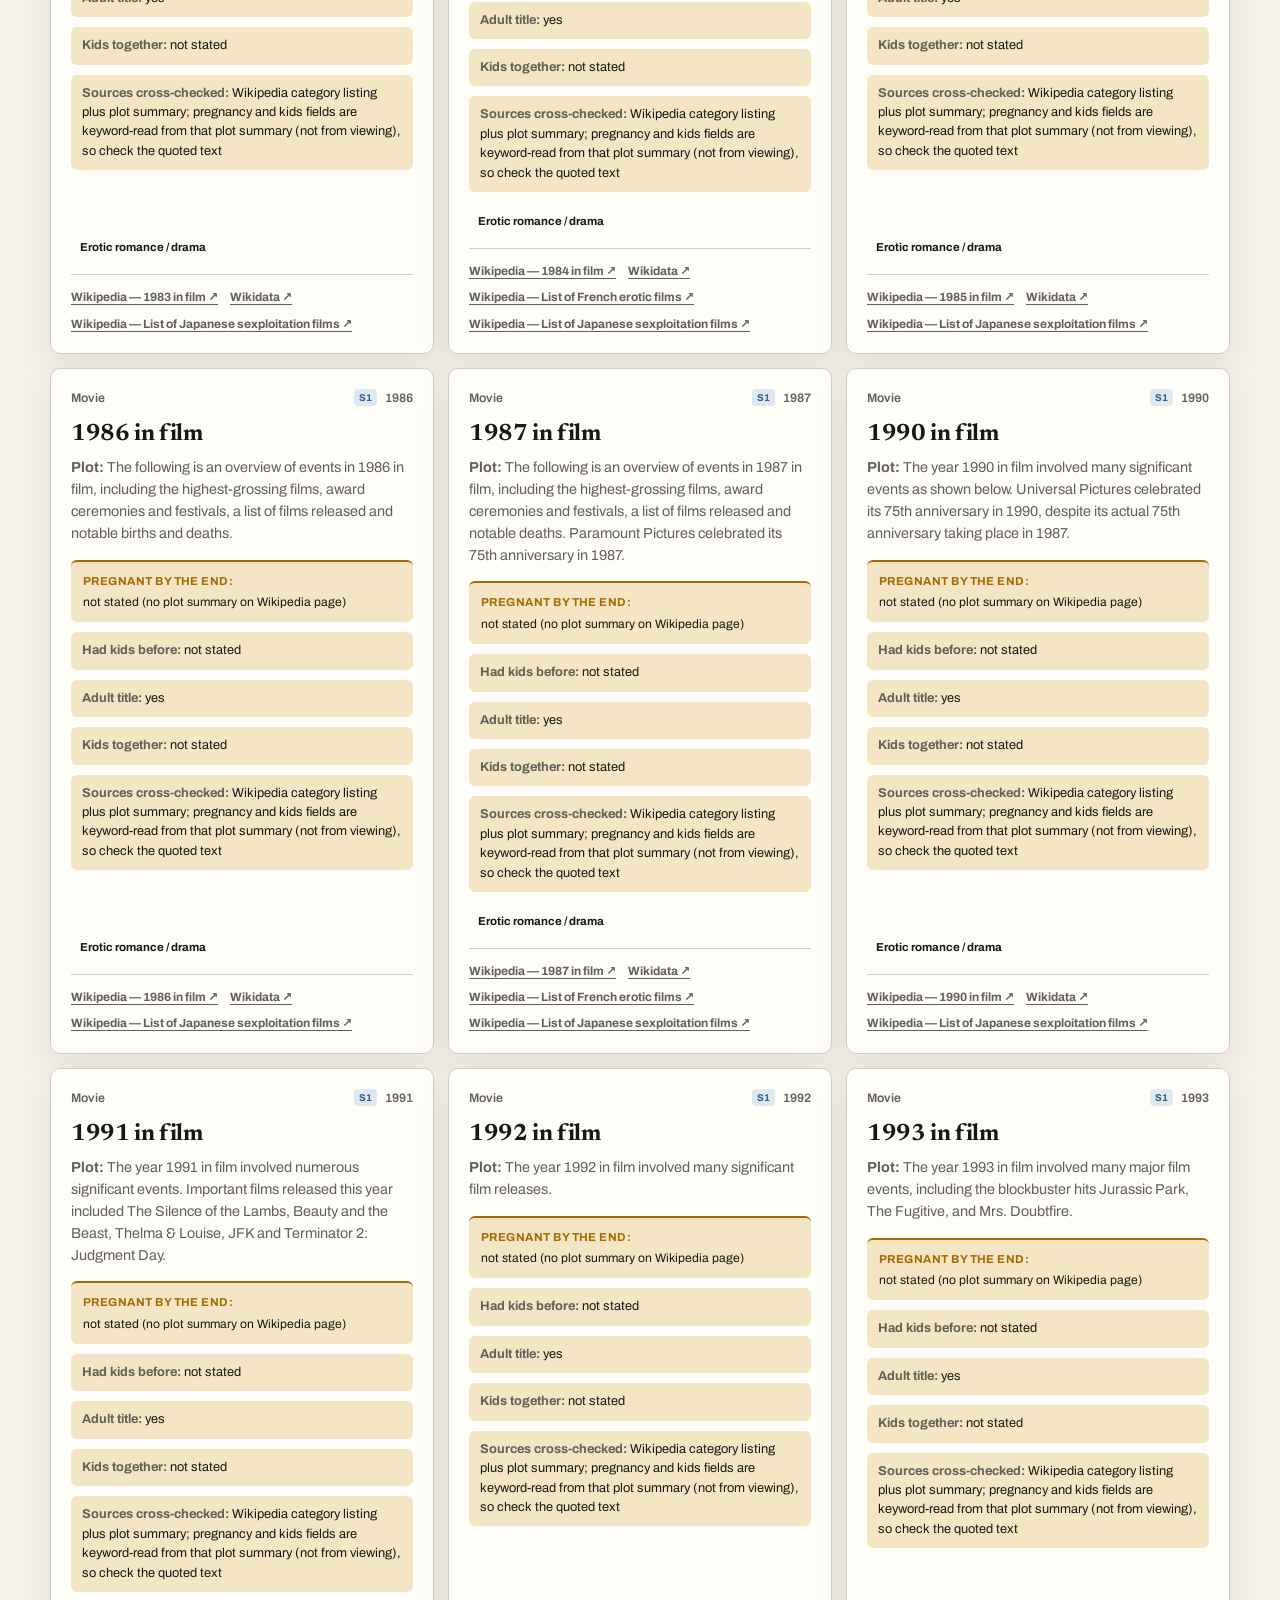
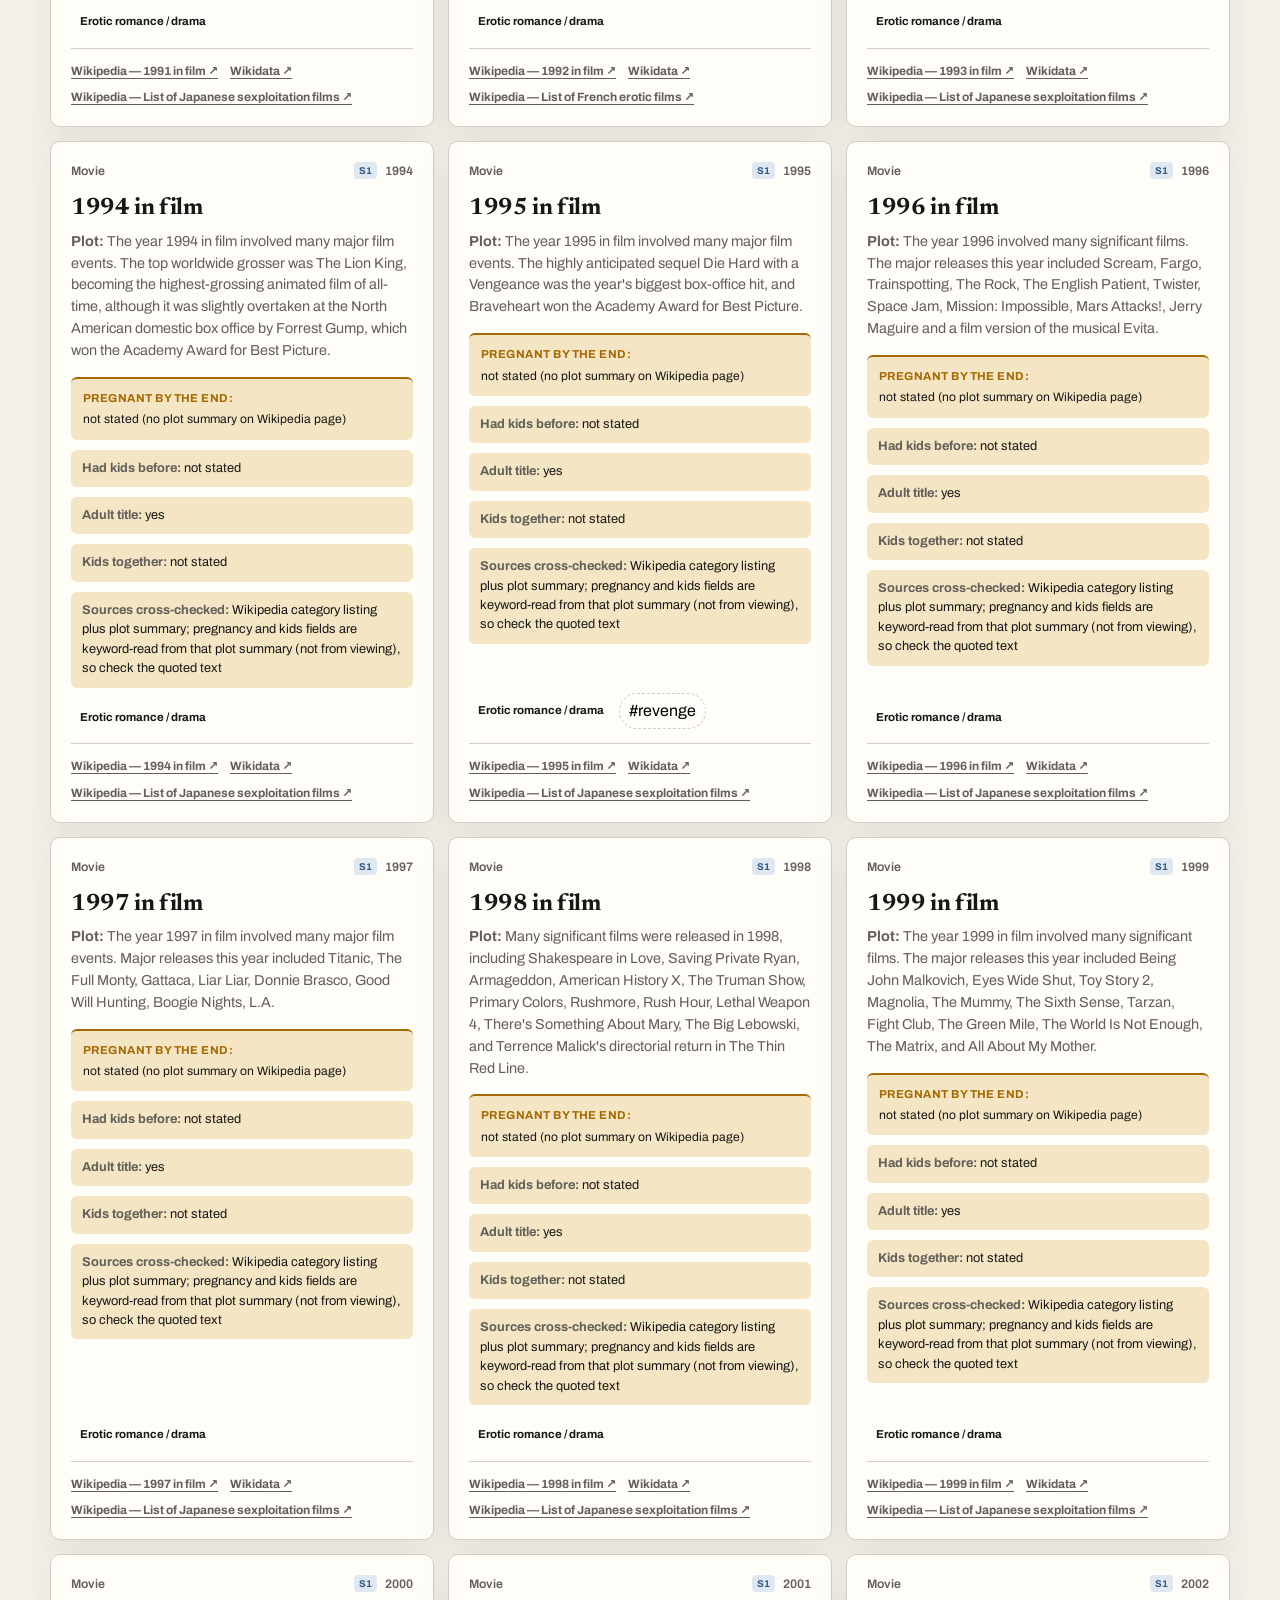
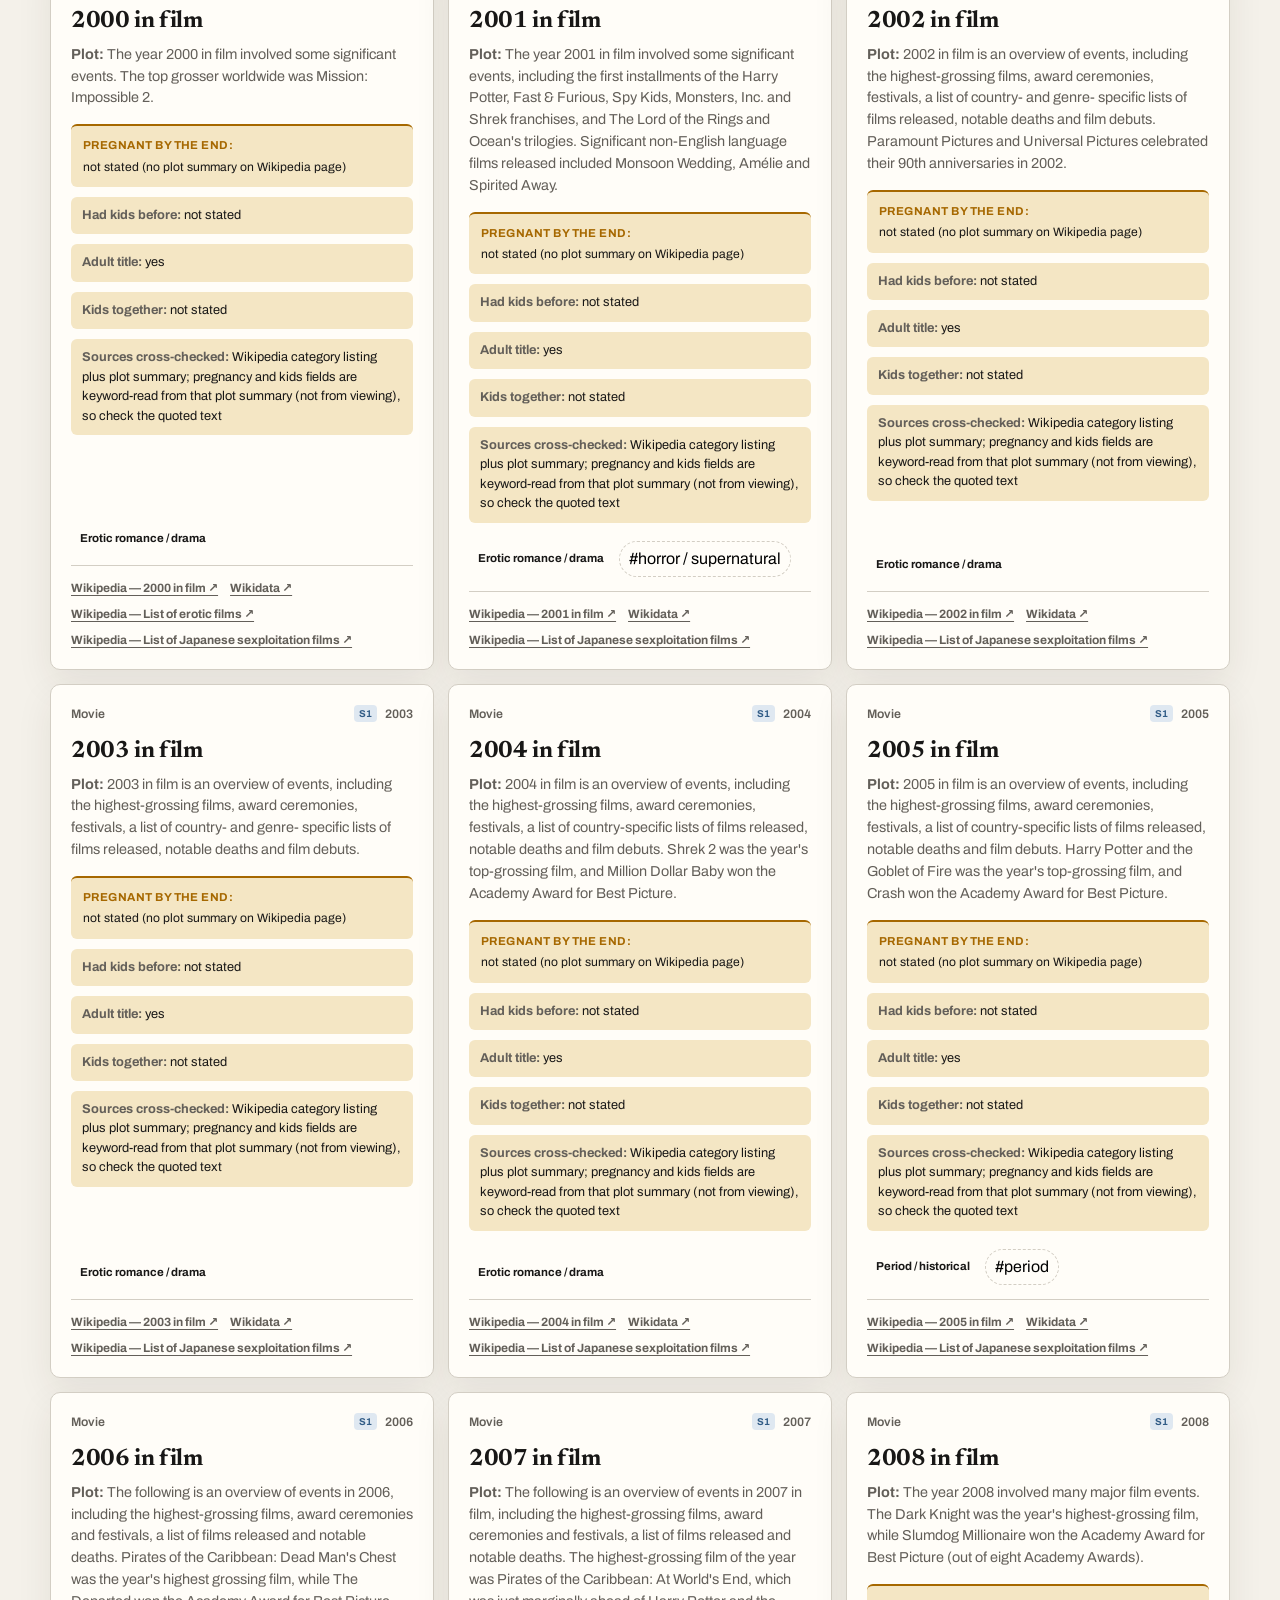
<file: adult/index.html>
<!DOCTYPE html>
<html lang="en">
<head>
<meta charset="utf-8">
<meta name="viewport" content="width=device-width, initial-scale=1, viewport-fit=cover">
<meta name="color-scheme" content="light dark">
<title>Adult screen catalog: erotic &amp; R-rated films and series</title>
<meta name="description" content="Adult screen catalog (18+): erotic, R-rated and sex-comedy films, TV series, web series and shorts with adult characters, with pregnancy / kids fields and tags. Same search and filters as the main catalog.">
<link rel="preconnect" href="https://fonts.googleapis.com">
<link rel="stylesheet" href="https://fonts.googleapis.com/css2?family=Archivo:wght@400;500;600;700&family=Newsreader:opsz,wght@6..72,500;6..72,650&display=swap">
<link rel="stylesheet" href="../assets/style.css">
<link rel="icon" href="../favicon.svg" type="image/svg+xml">
</head>
<body>
<div class="topbar"><div class="wrap">
  <span>18+ · Adult screen catalog: erotic and R-rated films, series, web series and shorts · metadata and brief plot only, adult characters only · separate from the hypnosis catalog</span>
  <span><a href="../">← Hypnosis screen catalog (TV &amp; movies)</a> · <a href="../reads/">Reads</a> · <a href="data.json" download>Download data.json</a> · <a href="entries.json">Curated source JSON</a></span>
</div></div>

<div class="srcbar"><div class="wrap" id="srcinfo"></div></div>
<section class="wrap intro" aria-labelledby="page-heading">
  <div>
    <p class="kicker" id="kicker"></p>
    <h1 id="page-heading"><span id="total">…</span> titles, sorted by plot category.</h1>
    <p class="dek" id="dek"></p>
    <div class="legend" id="legend" aria-label="Category legend (click to filter)"></div>
  </div>
  <div class="snapshot" aria-label="Research snapshot information">
    <strong id="total2">…</strong>
    <div id="breakdowns"></div>
  </div>
</section>

<div class="controls-shell">
  <div class="wrap controls">
    <label class="search">
      <span style="position:absolute;width:1px;height:1px;overflow:hidden;clip:rect(0,0,0,0)">Search titles or plot details</span>
      <svg aria-hidden="true" viewBox="0 0 24 24"><circle cx="11" cy="11" r="7" fill="none" stroke="currentColor" stroke-width="2"/><path d="m16.2 16.2 4.2 4.2" fill="none" stroke="currentColor" stroke-linecap="round" stroke-width="2"/></svg>
      <input id="search" type="search" placeholder="Search titles… or describe: affair, widow, pregnant at end, hindi, 2010-2024" autocomplete="off">
    </label>
    <select id="category" aria-label="Category"><option value="all">All categories</option></select>
    <select id="format" aria-label="Format"><option value="all">All formats</option></select>
    <button type="button" id="moreBtn" class="more-btn" aria-expanded="false" aria-controls="morePanel">More filters<span id="moreCount" class="more-count" hidden></span></button>
    <div id="morePanel" class="more-panel" role="group" aria-label="More filters" hidden>
      <select id="source" aria-label="Source"><option value="all">All sources</option></select>
      <select id="tag" aria-label="Reference tag"><option value="all">All tags</option></select>
      <select id="again" aria-label="Pregnant-again outcome"><option value="all">Any pregnancy-again status</option></select>
      <div class="view-toggle" role="group" aria-label="View">
        <button type="button" data-view="grid" aria-pressed="true">Unique records</button>
        <button type="button" data-view="sections" aria-pressed="false">By section</button>
      </div>
      <div class="yearbar" role="group" aria-label="Release year">
        <select id="period" aria-label="Release period"><option value="all">All years</option></select>
        <div class="yr-slider" id="yrSlider">
          <output id="yrOut" for="ymin ymax" aria-live="polite"></output>
          <div class="yr-track"><div class="yr-fill" id="yrFill"></div>
            <input id="ymin" type="range" step="1" aria-label="From year">
            <input id="ymax" type="range" step="1" aria-label="To year">
          </div>
        </div>
        <button type="button" id="yclear">Reset years</button>
        <button type="button" id="freeToggle" aria-pressed="false" title="Only records with a verified free / legal streaming link">Has free link</button>
        <button type="button" id="labelToggle" aria-pressed="false" title="Hardcore / adult and fan-made / roleplay listings are hidden unless this is on or their category is selected">Show hardcore / fan-made</button>
      </div>
    </div>
  </div>
</div>

<main class="wrap">
  <div class="results-head"><h2>Catalog</h2><p id="count" aria-live="polite"></p></div>
  <div id="chips" class="chips" role="group" aria-label="Search understood as" hidden></div>
  <section id="grid" class="grid" aria-label="Catalog entries"></section>
  <section class="research-notes" id="notes"></section>
</main>
<footer class="wrap"><span id="snapdate"></span><span>Source links open in a new tab · <a href="https://github.com/mad08011999-cloud/tv-movie-catalog">Source code &amp; daily sync</a></span></footer>

<div class="modal" id="modal" role="dialog" aria-modal="true" aria-label="Video clip">
  <div class="modal-box">
    <div class="modal-head"><strong id="modalTitle"></strong><span><a id="modalLink" href="#" target="_blank" rel="noopener">Open on YouTube ↗</a> &nbsp;<button type="button" id="modalClose">Close</button></span></div>
    <div class="frame"><iframe id="modalFrame" title="Video player" allow="autoplay; encrypted-media; picture-in-picture" allowfullscreen></iframe></div>
  </div>
</div>
<script src="catalog.js"></script>
<script src="../assets/app.js"></script>
</body>
</html>
</file>
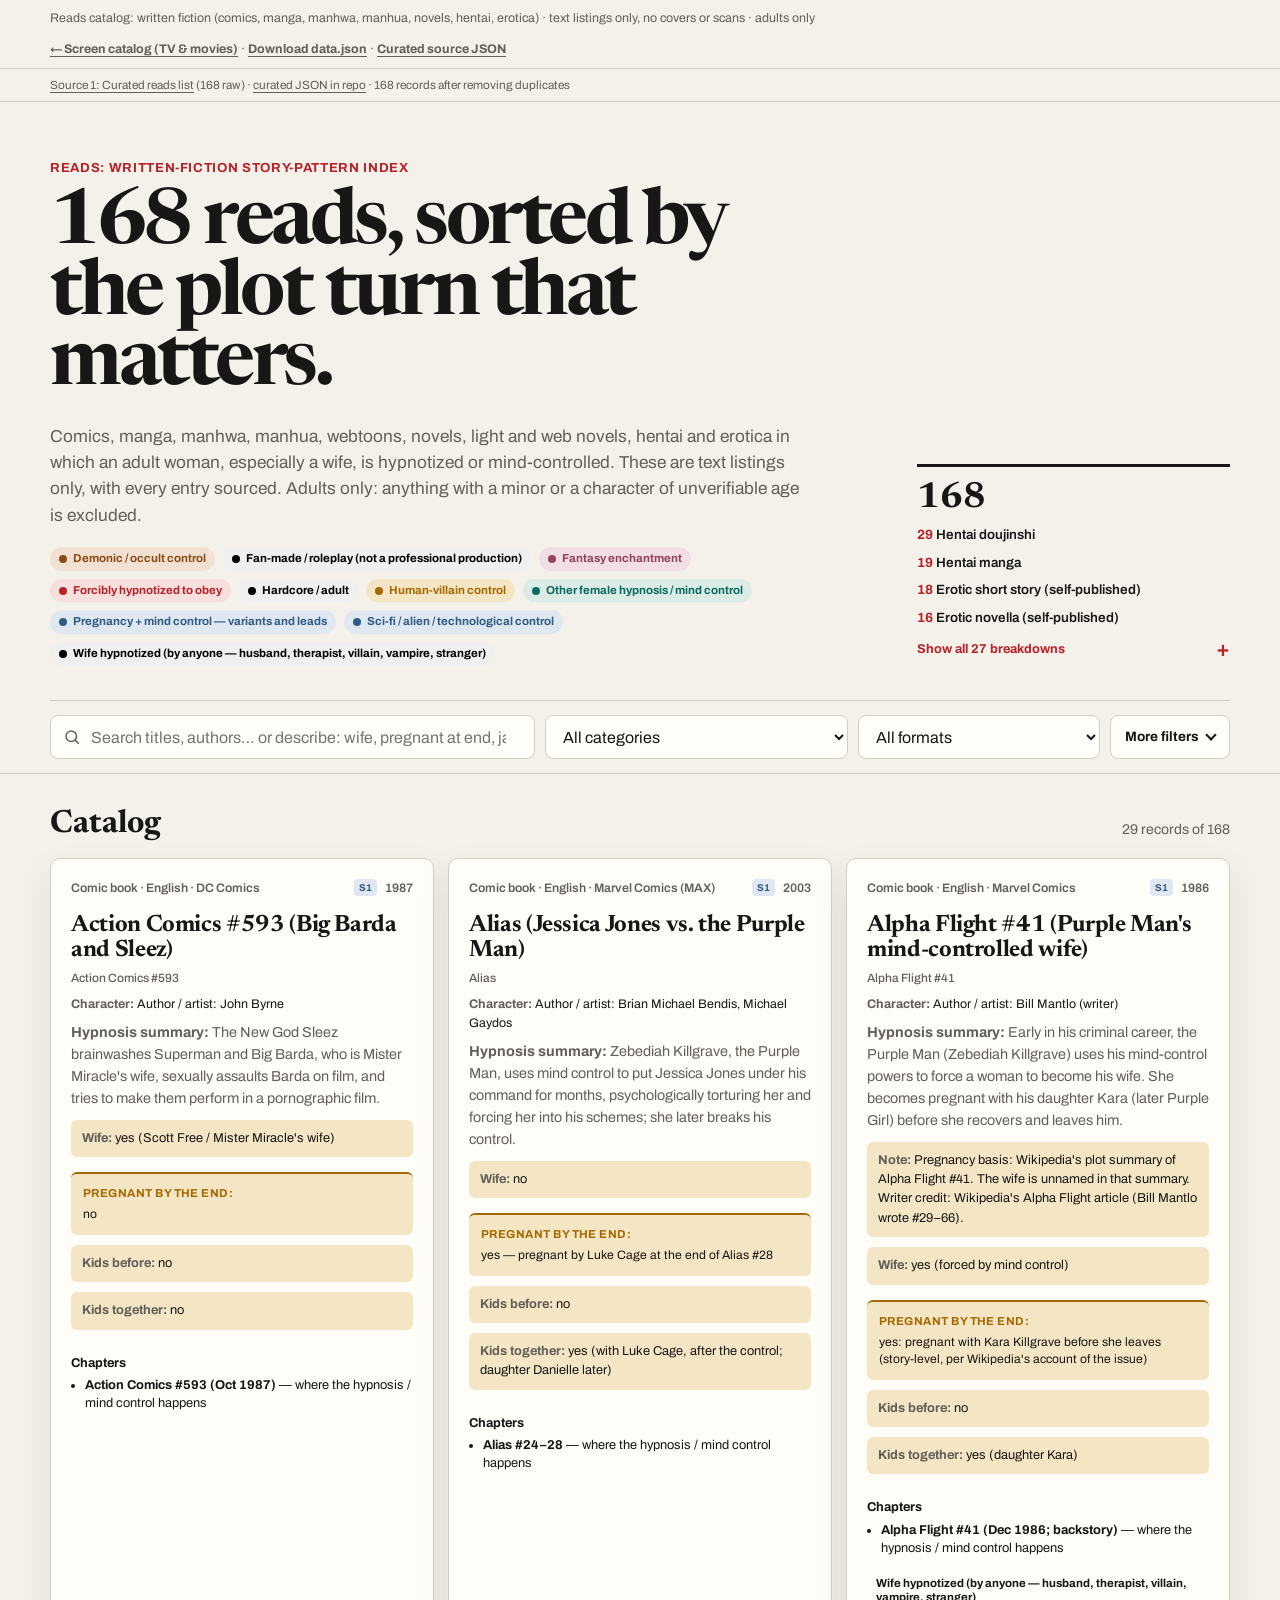
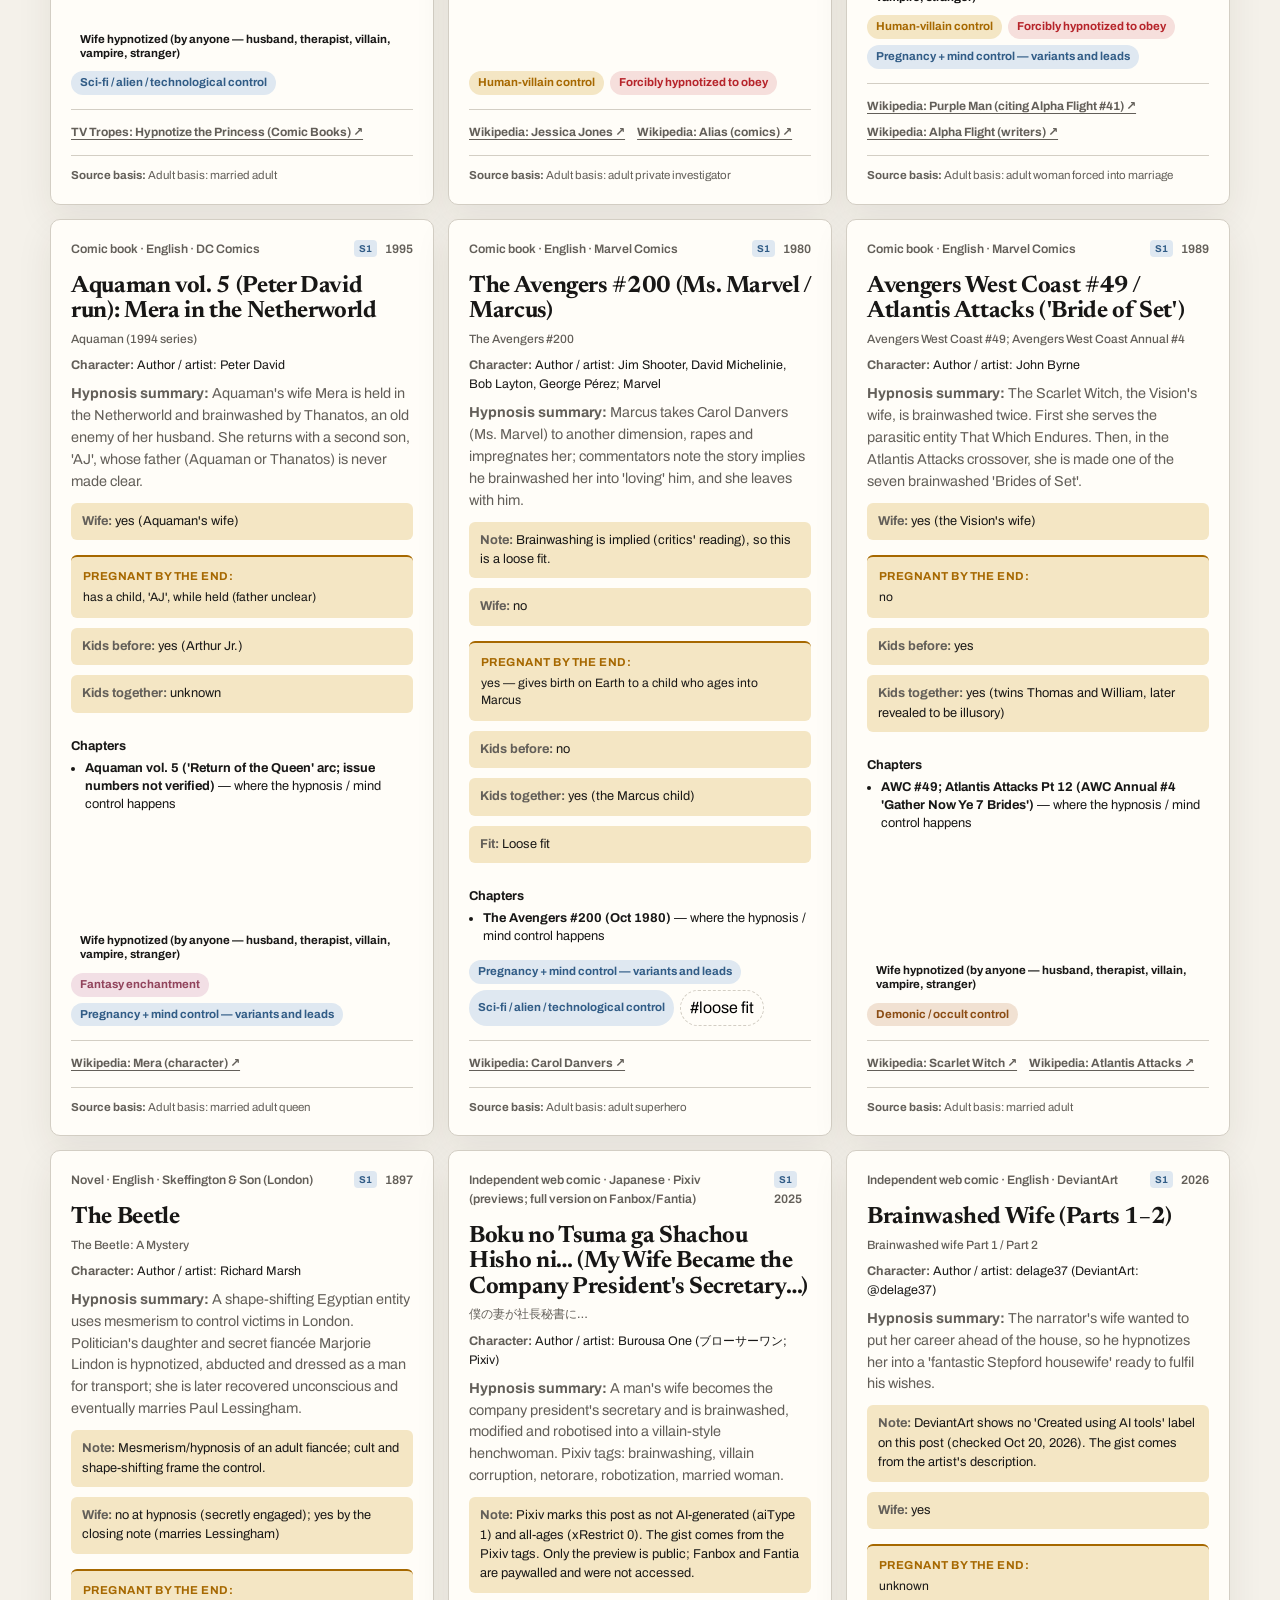
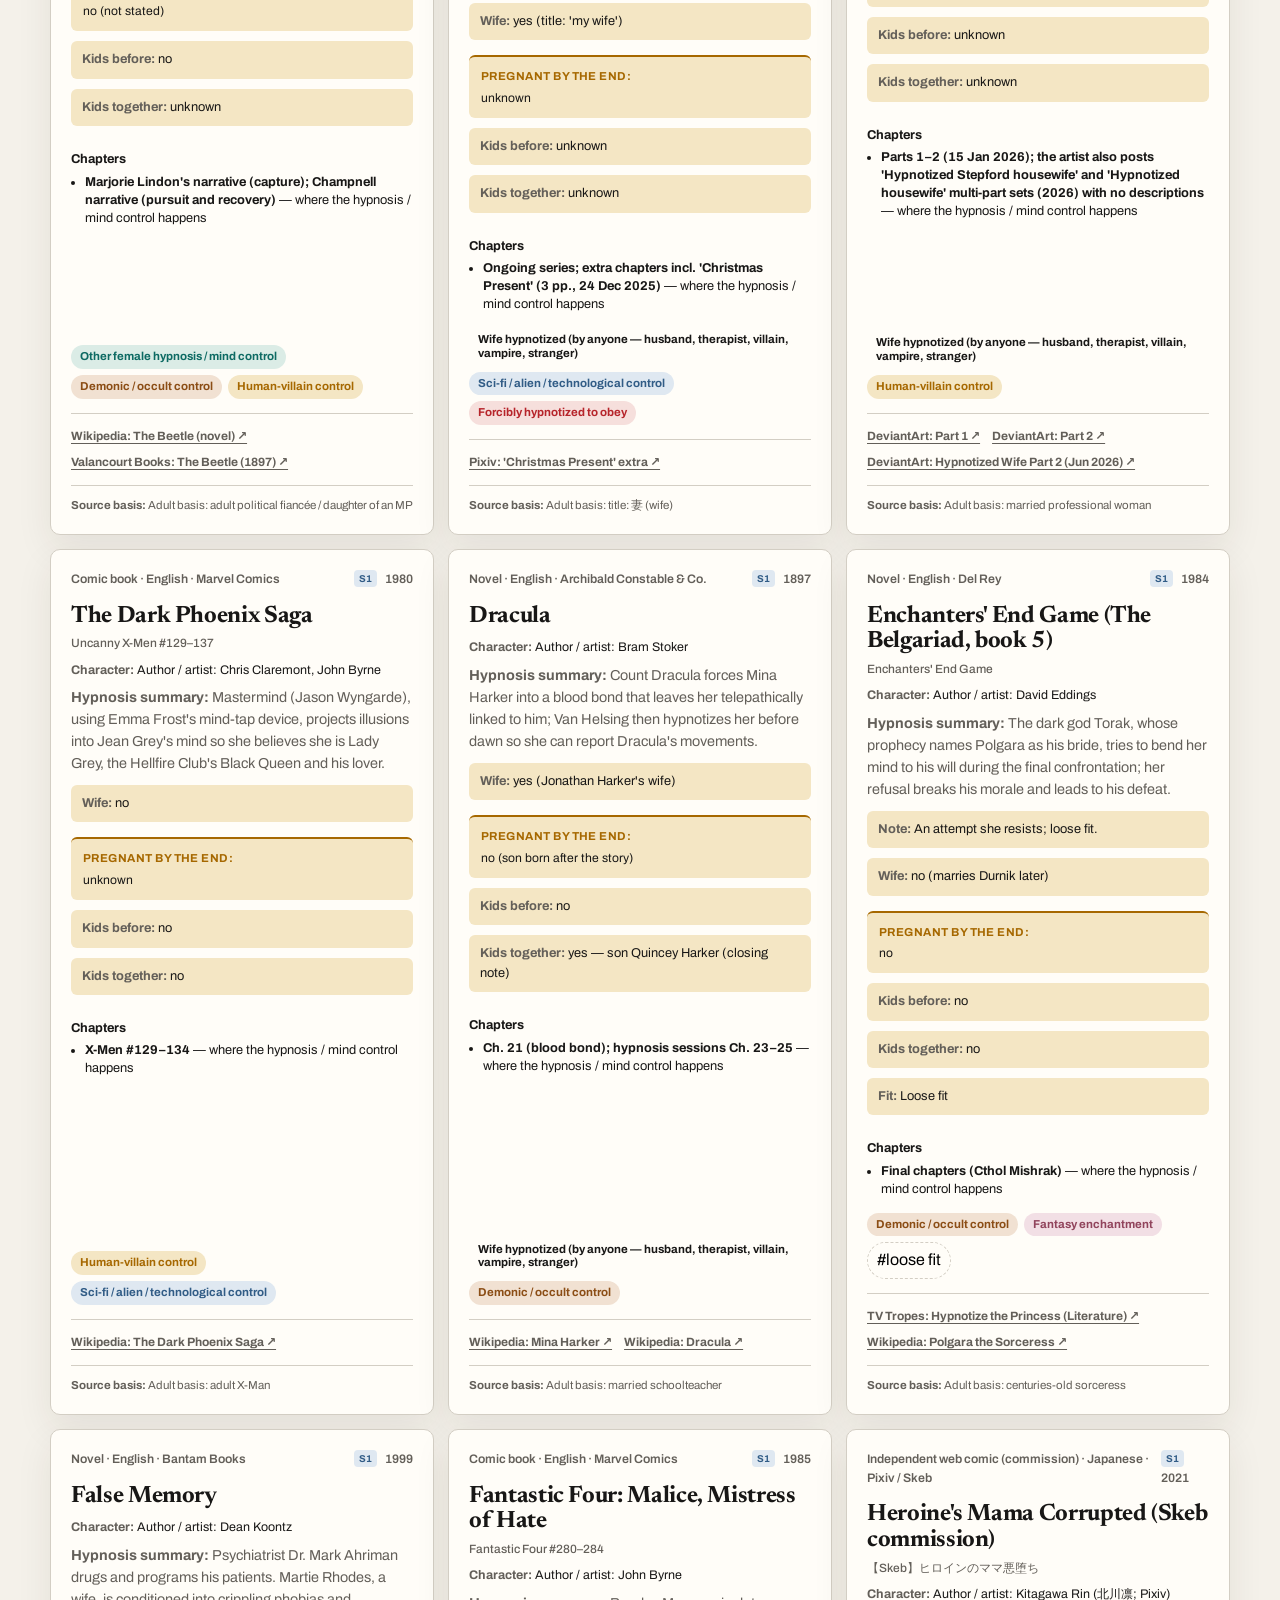
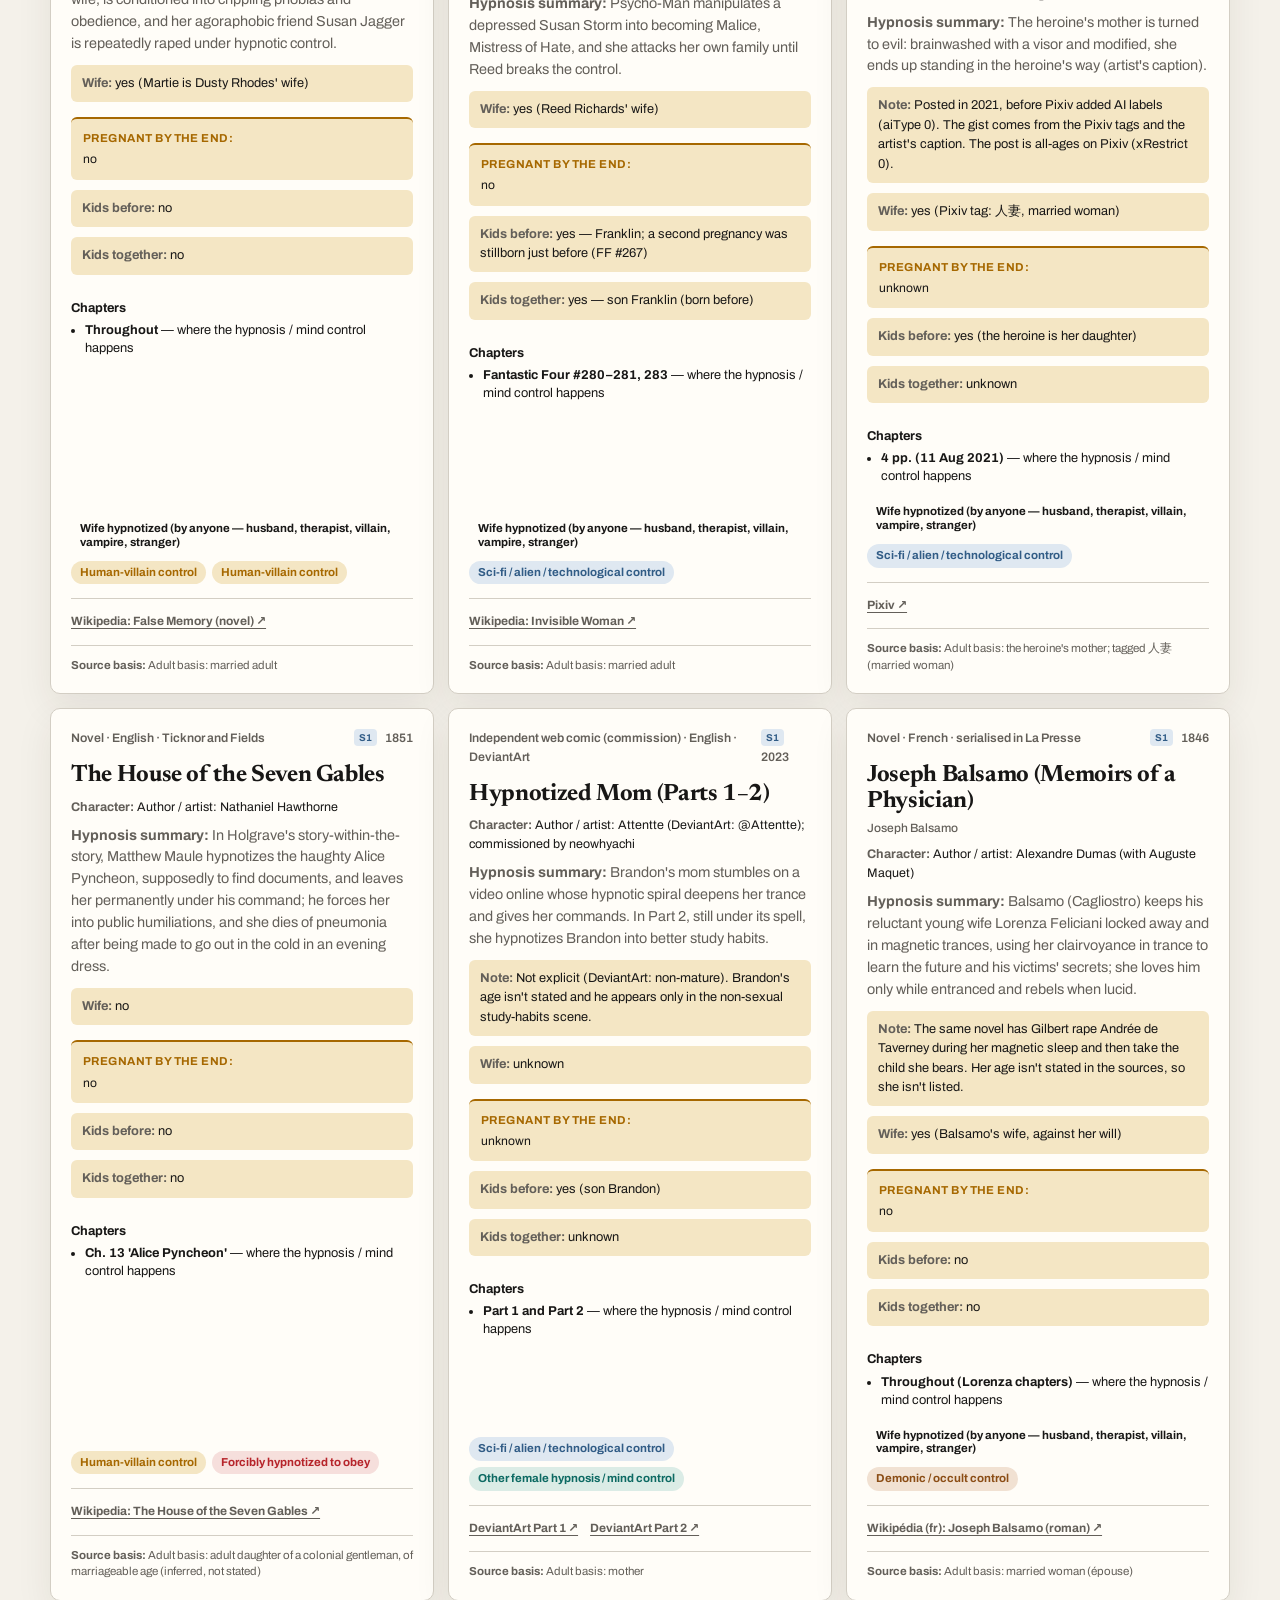
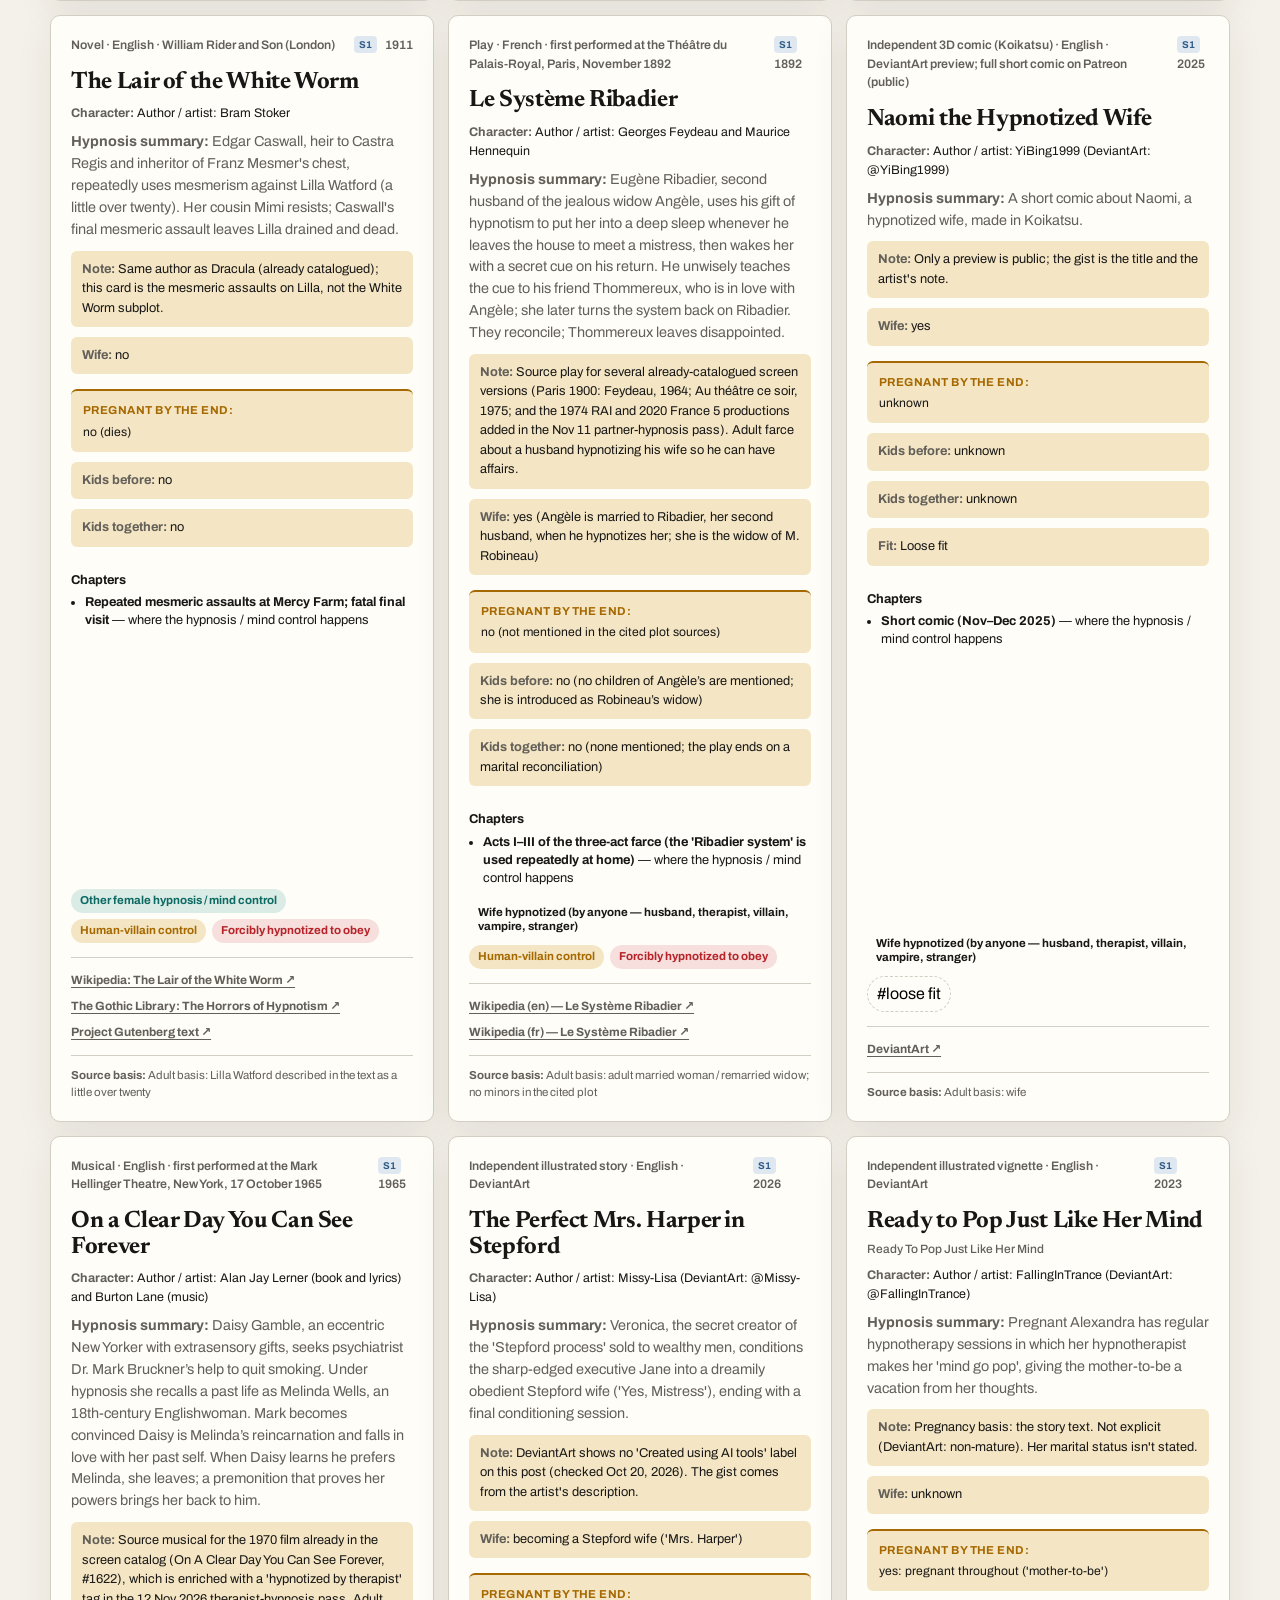
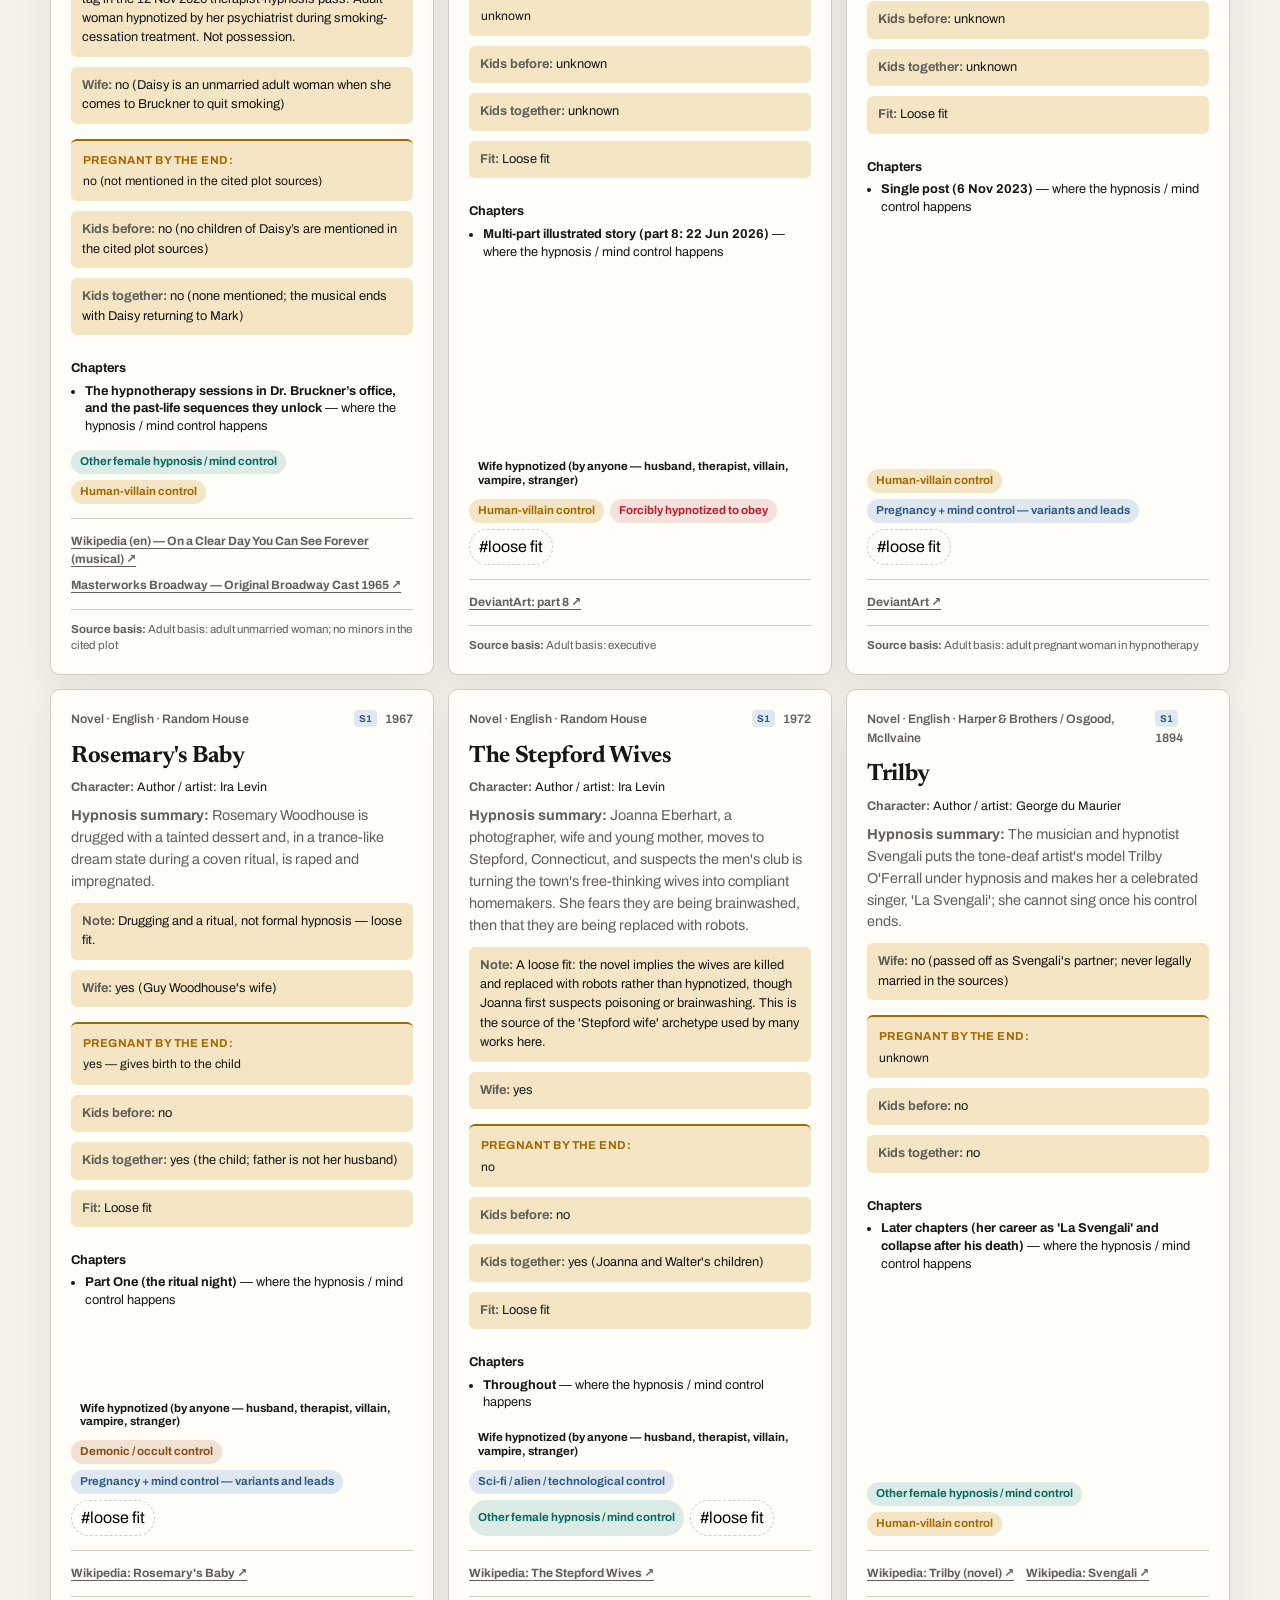
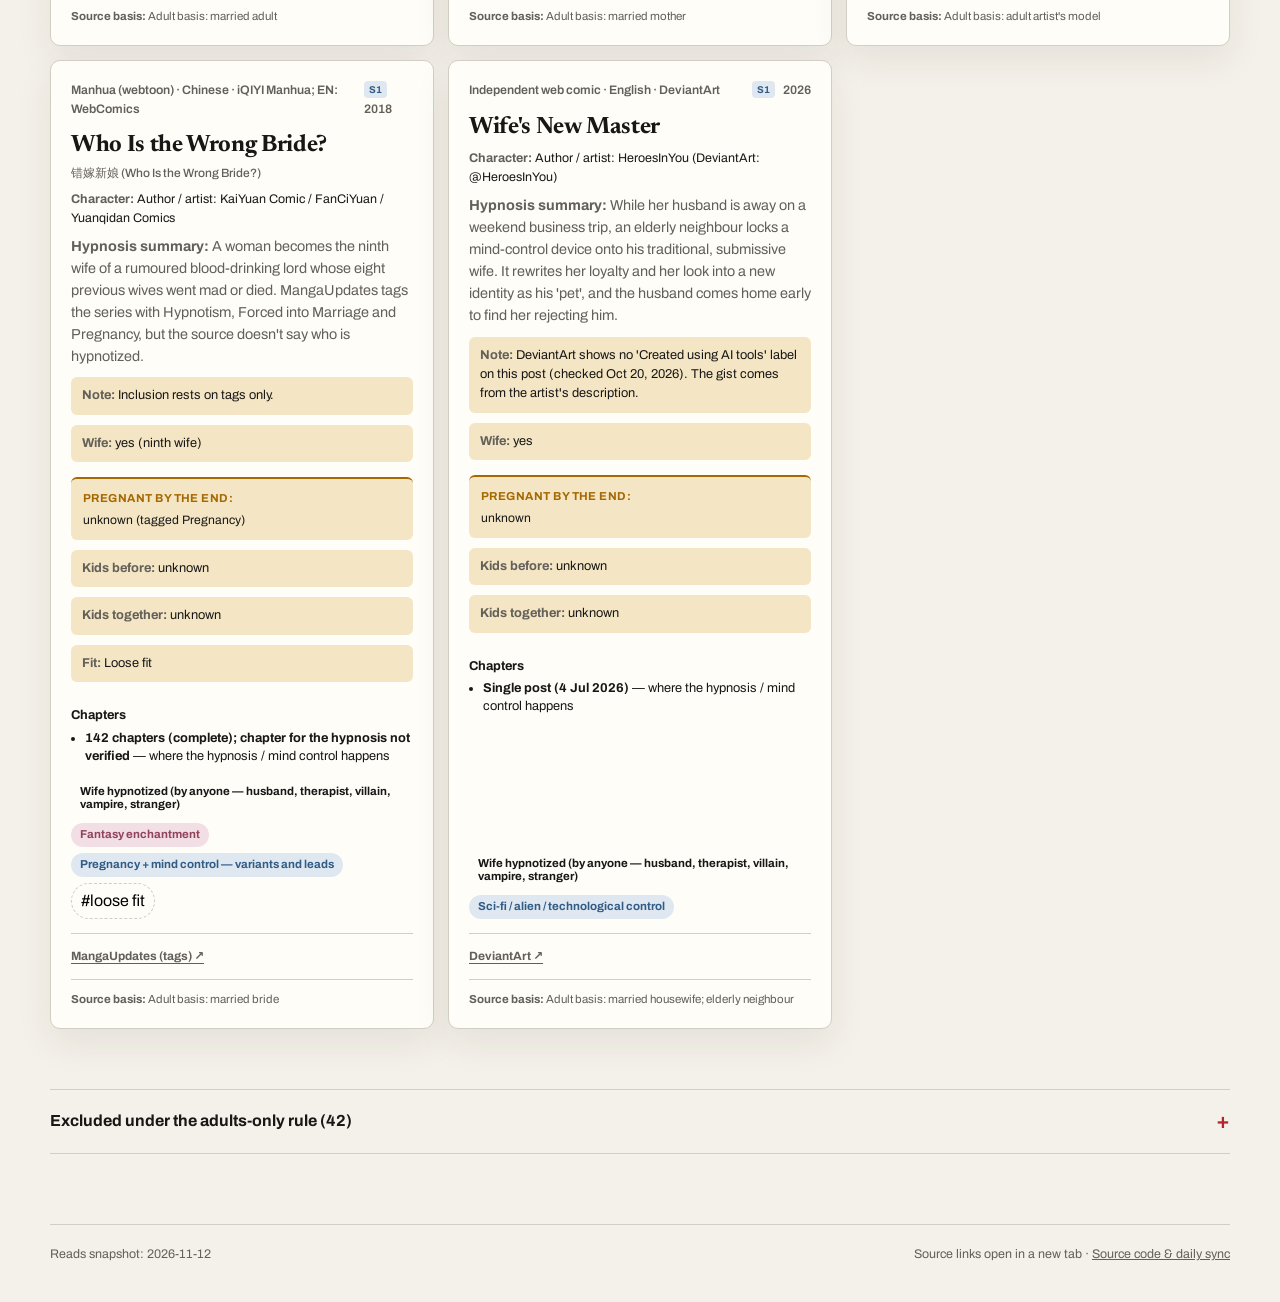
<file: reads/index.html>
<!DOCTYPE html>
<html lang="en">
<head>
<meta charset="utf-8">
<meta name="viewport" content="width=device-width, initial-scale=1, viewport-fit=cover">
<meta name="color-scheme" content="light dark">
<title>Reads: Hypnosis &amp; Mind-Control Reading Catalog</title>
<meta name="description" content="Reads catalog: comics, manga, manhwa, novels and erotica in which an adult woman, often a wife, is hypnotized or mind-controlled. Same search and filters as the screen catalog.">
<link rel="preconnect" href="https://fonts.googleapis.com">
<link rel="stylesheet" href="https://fonts.googleapis.com/css2?family=Archivo:wght@400;500;600;700&family=Newsreader:opsz,wght@6..72,500;6..72,650&display=swap">
<link rel="stylesheet" href="../assets/style.css">
<link rel="icon" href="../favicon.svg" type="image/svg+xml">
</head>
<body>
<div class="topbar"><div class="wrap">
  <span>Reads catalog: written fiction (comics, manga, manhwa, manhua, novels, hentai, erotica) · text listings only, no covers or scans · adults only</span>
  <span><a href="../">← Screen catalog (TV &amp; movies)</a> · <a href="data.json" download>Download data.json</a> · <a href="entries.json">Curated source JSON</a></span>
</div></div>

<div class="srcbar"><div class="wrap" id="srcinfo"></div></div>
<section class="wrap intro" aria-labelledby="page-heading">
  <div>
    <p class="kicker" id="kicker"></p>
    <h1 id="page-heading"><span id="total">…</span> reads, sorted by the plot turn that matters.</h1>
    <p class="dek" id="dek"></p>
    <div class="legend" id="legend" aria-label="Category legend (click to filter)"></div>
  </div>
  <div class="snapshot" aria-label="Research snapshot information">
    <strong id="total2">…</strong>
    <div id="breakdowns"></div>
  </div>
</section>

<div class="controls-shell">
  <div class="wrap controls">
    <label class="search">
      <span style="position:absolute;width:1px;height:1px;overflow:hidden;clip:rect(0,0,0,0)">Search titles or plot details</span>
      <svg aria-hidden="true" viewBox="0 0 24 24"><circle cx="11" cy="11" r="7" fill="none" stroke="currentColor" stroke-width="2"/><path d="m16.2 16.2 4.2 4.2" fill="none" stroke="currentColor" stroke-linecap="round" stroke-width="2"/></svg>
      <input id="search" type="search" placeholder="Search titles, authors… or describe: wife, pregnant at end, japanese, 2010-2024" autocomplete="off">
    </label>
    <select id="category" aria-label="Category"><option value="all">All categories</option></select>
    <select id="format" aria-label="Format"><option value="all">All formats</option></select>
    <button type="button" id="moreBtn" class="more-btn" aria-expanded="false" aria-controls="morePanel">More filters<span id="moreCount" class="more-count" hidden></span></button>
    <div id="morePanel" class="more-panel" role="group" aria-label="More filters" hidden>
      <select id="source" aria-label="Source"><option value="all">All sources</option></select>
      <select id="tag" aria-label="Reference tag"><option value="all">All tags</option></select>
      <select id="again" aria-label="Pregnant-again outcome"><option value="all">Any pregnancy-again status</option></select>
      <div class="view-toggle" role="group" aria-label="View">
        <button type="button" data-view="grid" aria-pressed="true">Unique records</button>
        <button type="button" data-view="sections" aria-pressed="false">By section</button>
      </div>
      <div class="yearbar" role="group" aria-label="Release year">
        <select id="period" aria-label="Release period"><option value="all">All years</option></select>
        <div class="yr-slider" id="yrSlider">
          <output id="yrOut" for="ymin ymax" aria-live="polite"></output>
          <div class="yr-track"><div class="yr-fill" id="yrFill"></div>
            <input id="ymin" type="range" step="1" aria-label="From year">
            <input id="ymax" type="range" step="1" aria-label="To year">
          </div>
        </div>
        <button type="button" id="yclear">Reset years</button>
        <button type="button" id="freeToggle" aria-pressed="false" title="Only records with a verified free / legal streaming link">Has free link</button>
        <button type="button" id="labelToggle" aria-pressed="false" title="Hardcore / adult and fan-made / roleplay listings are hidden unless this is on or their category is selected">Show hardcore / fan-made</button>
      </div>
    </div>
  </div>
</div>

<main class="wrap">
  <div class="results-head"><h2>Catalog</h2><p id="count" aria-live="polite"></p></div>
  <div id="chips" class="chips" role="group" aria-label="Search understood as" hidden></div>
  <section id="grid" class="grid" aria-label="Catalog entries"></section>
  <section class="research-notes" id="notes"></section>
</main>
<footer class="wrap"><span id="snapdate"></span><span>Source links open in a new tab · <a href="https://github.com/mad08011999-cloud/tv-movie-catalog">Source code &amp; daily sync</a></span></footer>

<div class="modal" id="modal" role="dialog" aria-modal="true" aria-label="Video clip">
  <div class="modal-box">
    <div class="modal-head"><strong id="modalTitle"></strong><span><a id="modalLink" href="#" target="_blank" rel="noopener">Open on YouTube ↗</a> &nbsp;<button type="button" id="modalClose">Close</button></span></div>
    <div class="frame"><iframe id="modalFrame" title="Video player" allow="autoplay; encrypted-media; picture-in-picture" allowfullscreen></iframe></div>
  </div>
</div>
<script src="catalog.js"></script>
<script src="../assets/app.js"></script>
</body>
</html>
</file>
<file: assets/style.css>
:root {
  color-scheme: light dark;
  --paper:#f4f1ea; --surface:#fffdf8; --ink:#181716; --muted:#635f59; --line:#d3cec4;
  --accent:#b6242a; --accent-ink:#fff8f4; --gold:#a66800; --teal:#0d6a63; --blue:#315c86; --rose:#91445c; --olive:#53642f; --burnt:#8b4d15; --walkin:#76501f; --navy:#24566a; --regional:#2f6f4e;
  --soft-red:#f6dfdc; --soft-gold:#f4e6c4; --soft-teal:#dbece6; --soft-blue:#dfe8f1; --soft-rose:#f2dfe5; --soft-olive:#e6ead5; --soft-burnt:#f1e1d2; --soft-walkin:#eee2cf; --soft-navy:#dce9eb; --soft-regional:#dfeadf;
  --shadow:0 14px 36px rgba(55,41,24,.08); --focus:#006f9a;
}
@media (prefers-color-scheme: dark) {
  :root {
    --paper:#141311; --surface:#1d1b18; --ink:#f4efe7; --muted:#bcb4a8; --line:#39342e;
    --accent:#ee6b6f; --accent-ink:#1a1110; --gold:#e0a84d; --teal:#60bdb0; --blue:#83add3; --rose:#ee91ad; --olive:#b7c77f; --burnt:#e0a16a; --walkin:#e2b570; --navy:#8ac4d4; --regional:#8cc5a1;
    --soft-red:#3b2422; --soft-gold:#372d1d; --soft-teal:#18332f; --soft-blue:#1e2c3a; --soft-rose:#3a232d; --soft-olive:#2b3020; --soft-burnt:#37271d; --soft-walkin:#34291e; --soft-navy:#1c3036; --soft-regional:#23352a;
    --shadow:0 18px 44px rgba(0,0,0,.28); --focus:#7fd4f0;
  }
}
*{box-sizing:border-box}
html{scroll-behavior:smooth}
body{margin:0;background:var(--paper);color:var(--ink);font-family:Archivo,system-ui,sans-serif;line-height:1.52}
a{color:inherit}
button,input,select{font:inherit}
.wrap{width:min(1180px,calc(100% - 32px));margin-inline:auto}
.intro{display:grid;grid-template-columns:minmax(0,1.45fr) minmax(260px,.55fr);gap:42px;padding:56px 0 34px;border-bottom:1px solid var(--line)}
.kicker{margin:0 0 12px;color:var(--accent);font-size:.82rem;font-weight:700;letter-spacing:.05em}
h1{font-family:Newsreader,Georgia,serif;font-size:clamp(2.75rem,6vw,5.5rem);line-height:.92;letter-spacing:-.045em;margin:0;max-width:780px;font-weight:650}
.dek{max-width:760px;margin:22px 0 0;font-size:1.08rem;color:var(--muted)}
.snapshot{align-self:end;border-top:3px solid var(--ink);padding-top:14px}
.snapshot strong{display:block;font-family:Newsreader,Georgia,serif;font-size:2.25rem;line-height:1}
.snapshot span{display:block;margin-top:8px;color:var(--muted);font-size:.84rem}
.snapshot .breakdown{color:var(--ink);font-weight:600;line-height:1.45}
.snapshot .breakdown b{color:var(--accent);font-variant-numeric:tabular-nums}
.legend{display:flex;flex-wrap:wrap;gap:8px;margin-top:18px}
.legend span,.tag{display:inline-flex;align-items:center;gap:6px;padding:5px 9px;border-radius:999px;font-size:.72rem;font-weight:700;line-height:1.2}
.legend i{width:8px;height:8px;border-radius:50%;display:inline-block;background:currentColor}
.legend .love,.legend .forced-obedience,.legend .hypnotized-to-marry{color:var(--accent);background:var(--soft-red)}
.legend .adult-hypnosis{color:var(--navy);background:var(--soft-navy)}
.legend .adult-pregnancy{color:var(--rose);background:var(--soft-rose)}
.legend .cheat-control,.legend .another-man{color:var(--rose);background:var(--soft-rose)}
.legend .wife{color:var(--gold);background:var(--soft-gold)}
.legend .partner-control,.legend .partner-commissioned{color:var(--gold);background:var(--soft-gold)}
.legend .mom-partner-control{color:var(--accent);background:var(--soft-red)}
.legend .family,.legend .stepmom-pregnancy{color:var(--teal);background:var(--soft-teal)}
.legend .hypno-intimacy{color:var(--rose);background:var(--soft-rose)}
.legend .agegap-marriage,.legend .lesbian-couple-pregnancy,.legend .mom-pregnancy,.legend .belly-kissed,.legend .pregnant-lesbian-intimate{color:var(--teal);background:var(--soft-teal)}
.legend .royal-hypnosis{color:var(--gold);background:var(--soft-gold)}
.legend .devil-deal-pregnancy-hypnosis{color:var(--navy);background:var(--soft-navy)}
.legend .stepmom-control{color:var(--navy);background:var(--soft-navy)}
.legend .adopt-pregnancy{color:var(--blue);background:var(--soft-blue)}
.legend .mother{color:var(--accent);background:var(--soft-red)}
.legend .pregnant,.legend .pregnant-female,.legend .pregnant-strict,.legend .partner-pregnant-hire,.legend .pregnant-variants{color:var(--blue);background:var(--soft-blue)}
.legend .pregnancy-adjacent{color:var(--muted);background:color-mix(in srgb,var(--line) 48%,transparent)}
.legend .pregnant-sex{color:var(--rose);background:var(--soft-rose)}
.legend .pregnant-intimate{color:var(--olive);background:var(--soft-olive)}
.legend .pregnancy-evil,.legend .devil-deal-pregnancy{color:var(--burnt);background:var(--soft-burnt)}
.legend .regional-pregnancy,.legend .india-pregnancy,.legend .india-control,.legend .indian-female-hypnosis{color:var(--regional);background:var(--soft-regional)}
.legend .evil-female{color:var(--navy);background:var(--soft-navy)}
.legend .villain,.legend .tantrik,.legend .occult{color:var(--burnt);background:var(--soft-burnt)}
.legend .human{color:var(--gold);background:var(--soft-gold)}
.legend .vampire,.legend .fantasy{color:var(--rose);background:var(--soft-rose)}
.legend .spirit{color:var(--navy);background:var(--soft-navy)}
.legend .scifi{color:var(--blue);background:var(--soft-blue)}
.legend .cult,.legend .polygamy-hypnosis{color:var(--olive);background:var(--soft-olive)}
.legend .polygamy-pregnancy{color:var(--burnt);background:var(--soft-burnt)}
.legend .medical,.legend .therapist-wife,.legend .doctor-gain{color:var(--teal);background:var(--soft-teal)}
.legend .exwife-control{color:var(--navy);background:var(--soft-navy)}
.legend .remarried-wife-control{color:var(--teal);background:var(--soft-teal)}
.legend .stepfather-control{color:var(--burnt);background:var(--soft-burnt)}
.legend .crime{color:var(--gold);background:var(--soft-gold)}
.legend .tech{color:var(--blue);background:var(--soft-blue)}
.legend .other-control{color:var(--teal);background:var(--soft-teal)}
.legend .child-controller,.legend .pregnant-child{color:var(--navy);background:var(--soft-navy)}
.legend .walkin,.legend .pregnant-walkin,.legend .parents-sleeping{color:var(--walkin);background:var(--soft-walkin)}
.controls-shell{position:sticky;top:0;z-index:10;background:color-mix(in srgb,var(--paper) 93%,transparent);backdrop-filter:blur(14px);border-bottom:1px solid var(--line)}
.controls{display:grid;grid-template-columns:minmax(220px,1fr) auto auto;gap:10px;padding:14px 0}
.search{position:relative}
.search svg{position:absolute;left:13px;top:50%;transform:translateY(-50%);width:18px;height:18px;color:var(--muted)}
input,select{width:100%;height:44px;border:1px solid var(--line);background:var(--surface);color:var(--ink);border-radius:8px;padding:0 13px;outline:none}
input{padding-left:40px}
select{min-width:178px}
input:focus,select:focus,button:focus-visible,a:focus-visible{outline:3px solid color-mix(in srgb,var(--focus) 55%,transparent);outline-offset:2px}
.results-head{display:flex;justify-content:space-between;gap:16px;align-items:end;padding:34px 0 18px}
.results-head h2{font-family:Newsreader,Georgia,serif;font-size:2rem;margin:0;line-height:1}
.results-head p{margin:0;color:var(--muted);font-size:.88rem}
.grid{display:grid;grid-template-columns:repeat(3,minmax(0,1fr));gap:14px;padding-bottom:48px}
.card{display:flex;flex-direction:column;min-height:270px;background:var(--surface);border:1px solid var(--line);box-shadow:var(--shadow);padding:20px;border-radius:10px}
.card[hidden]{display:none}
.card-top{display:flex;justify-content:space-between;gap:12px;color:var(--muted);font-size:.77rem;font-weight:600}
.year{font-variant-numeric:tabular-nums}
.card h3{font-family:Newsreader,Georgia,serif;font-size:1.48rem;line-height:1.08;margin:15px 0 9px;letter-spacing:-.015em}
.card h3 small{display:block;font-family:Archivo,sans-serif;color:var(--muted);font-size:.75rem;font-weight:500;line-height:1.35;margin-top:6px;letter-spacing:0}
.category-heading{grid-column:1/-1;padding:28px 0 4px;border-top:3px solid var(--ink)}
.category-heading h2{font-family:Newsreader,Georgia,serif;font-size:clamp(2rem,4vw,3.25rem);line-height:1.02;letter-spacing:-.025em;margin:0;max-width:850px}
.category-heading p{color:var(--muted);margin:9px 0 0;font-size:.9rem}
.subcategory-heading{grid-column:1/-1;margin:12px 0 0;padding-bottom:8px;border-bottom:1px solid var(--line);font-family:Newsreader,Georgia,serif;font-size:1.45rem;line-height:1.2}
.character{margin:0 0 8px;font-size:.78rem;color:var(--ink)}
.character strong,.entry-note strong{color:var(--muted);font-weight:700}
.entry-note{margin:-8px 0 18px;padding:9px 11px;background:var(--soft-gold);color:var(--ink);font-size:.8rem;border-radius:6px}
.category-note{grid-column:1/-1;margin:8px 0 6px;padding:16px 18px;background:var(--soft-teal);border-top:2px solid var(--teal);color:var(--ink);font-size:.86rem}
.category-note strong{color:var(--teal)}
.summary{font-size:.9rem;color:var(--muted);margin:0 0 18px}
.outcome{display:grid;gap:5px;margin:-3px 0 18px;padding:11px 12px;border-top:2px solid var(--gold);background:var(--soft-gold);font-size:.76rem;line-height:1.42;color:var(--ink)}
.outcome>strong{font-size:.72rem;color:var(--gold);letter-spacing:.04em;text-transform:uppercase}
.outcome-items{display:flex;flex-wrap:wrap;gap:4px 14px}
.outcome-item b{font-weight:700;color:var(--muted)}
.outcome-note{color:var(--muted);font-style:italic}
.tags{display:flex;flex-wrap:wrap;gap:6px;margin-top:auto}
.tag.love,.tag.forced-obedience,.tag.hypnotized-to-marry{color:var(--accent);background:var(--soft-red)}
.tag.adult-hypnosis{color:var(--navy);background:var(--soft-navy)}
.tag.adult-pregnancy{color:var(--rose);background:var(--soft-rose)}
.tag.cheat-control,.tag.another-man{color:var(--rose);background:var(--soft-rose)}
.tag.wife{color:var(--gold);background:var(--soft-gold)}
.tag.partner-control,.tag.partner-commissioned{color:var(--gold);background:var(--soft-gold)}
.tag.mom-partner-control{color:var(--accent);background:var(--soft-red)}
.tag.family,.tag.stepmom-pregnancy{color:var(--teal);background:var(--soft-teal)}
.tag.hypno-intimacy{color:var(--rose);background:var(--soft-rose)}
.tag.agegap-marriage,.tag.lesbian-couple-pregnancy,.tag.mom-pregnancy,.tag.belly-kissed,.tag.pregnant-lesbian-intimate{color:var(--teal);background:var(--soft-teal)}
.tag.royal-hypnosis{color:var(--gold);background:var(--soft-gold)}
.tag.devil-deal-pregnancy-hypnosis{color:var(--navy);background:var(--soft-navy)}
.tag.stepmom-control{color:var(--navy);background:var(--soft-navy)}
.tag.adopt-pregnancy{color:var(--blue);background:var(--soft-blue)}
.tag.mother{color:var(--accent);background:var(--soft-red)}
.tag.pregnant,.tag.pregnant-female,.tag.pregnant-strict,.tag.partner-pregnant-hire,.tag.pregnant-variants{color:var(--blue);background:var(--soft-blue)}
.tag.pregnancy-adjacent{color:var(--muted);background:color-mix(in srgb,var(--line) 48%,transparent)}
.tag.pregnant-sex{color:var(--rose);background:var(--soft-rose)}
.tag.pregnant-intimate{color:var(--olive);background:var(--soft-olive)}
.tag.pregnancy-evil,.tag.devil-deal-pregnancy{color:var(--burnt);background:var(--soft-burnt)}
.tag.regional-pregnancy,.tag.india-pregnancy,.tag.india-control,.tag.indian-female-hypnosis{color:var(--regional);background:var(--soft-regional)}
.tag.evil-female{color:var(--navy);background:var(--soft-navy)}
.tag.villain,.tag.tantrik,.tag.occult{color:var(--burnt);background:var(--soft-burnt)}
.tag.human{color:var(--gold);background:var(--soft-gold)}
.tag.vampire,.tag.fantasy{color:var(--rose);background:var(--soft-rose)}
.tag.spirit{color:var(--navy);background:var(--soft-navy)}
.tag.scifi{color:var(--blue);background:var(--soft-blue)}
.tag.cult,.tag.polygamy-hypnosis{color:var(--olive);background:var(--soft-olive)}
.tag.polygamy-pregnancy{color:var(--burnt);background:var(--soft-burnt)}
.tag.medical,.tag.therapist-wife,.tag.doctor-gain{color:var(--teal);background:var(--soft-teal)}
.tag.exwife-control{color:var(--navy);background:var(--soft-navy)}
.tag.remarried-wife-control{color:var(--teal);background:var(--soft-teal)}
.tag.stepfather-control{color:var(--burnt);background:var(--soft-burnt)}
.tag.crime{color:var(--gold);background:var(--soft-gold)}
.tag.tech{color:var(--blue);background:var(--soft-blue)}
.tag.other-control{color:var(--teal);background:var(--soft-teal)}
.tag.child-controller,.tag.pregnant-child{color:var(--navy);background:var(--soft-navy)}
.tag.walkin,.tag.pregnant-walkin,.tag.parents-sleeping{color:var(--walkin);background:var(--soft-walkin)}
.tag.flag{color:var(--blue);background:var(--soft-blue)}
.tag.flag.unverified{display:block;width:100%;padding:10px 12px;border-radius:6px;color:var(--accent);background:var(--soft-red);font-size:.77rem;line-height:1.45}
.tag.vertical-short{color:var(--surface);background:var(--ink)}
.sources{display:flex;flex-wrap:wrap;gap:8px 12px;border-top:1px solid var(--line);padding-top:13px;margin-top:14px}
.sources a{font-size:.75rem;font-weight:700;color:var(--muted);text-decoration-thickness:1px;text-underline-offset:3px}
.sources a:hover{color:var(--accent)}
.provenance{border-top:1px solid var(--line);padding-top:11px;margin:14px 0 0;color:var(--muted);font-size:.72rem;line-height:1.45}
.empty{grid-column:1/-1;padding:48px 20px;text-align:center;border:1px dashed var(--line);color:var(--muted);background:var(--surface)}
.research-notes{padding:12px 0 70px}
.research-notes>h2{font-family:Newsreader,Georgia,serif;font-size:2.15rem;margin:0 0 18px}
details{border-top:1px solid var(--line);padding:15px 0}
details:last-child{border-bottom:1px solid var(--line)}
summary{cursor:pointer;font-weight:700;list-style:none;display:flex;align-items:center;justify-content:space-between;gap:16px}
summary::-webkit-details-marker{display:none}
summary:after{content:'+';font-size:1.35rem;color:var(--accent)}
details[open] summary:after{content:'−'}
.note-body{padding-top:10px;color:var(--muted);font-size:.9rem;max-width:920px}
.note-body ul{margin:7px 0 0;padding-left:20px}
.note-body li+li{margin-top:7px}
.note-body a{text-underline-offset:3px}
footer{border-top:1px solid var(--line);padding:20px 0 38px;color:var(--muted);font-size:.78rem;display:flex;justify-content:space-between;gap:16px}
@media(max-width:900px){.intro{grid-template-columns:1fr}.snapshot{max-width:340px}.grid{grid-template-columns:repeat(2,minmax(0,1fr))}}
@media(max-width:640px){.wrap{width:min(100% - 22px,1180px)}.intro{padding:34px 0 26px;gap:26px}h1{font-size:clamp(2.65rem,13vw,4rem)}.dek{font-size:.98rem}.controls{grid-template-columns:1fr 1fr}.search{grid-column:1/-1}.controls select{min-width:0}.results-head{align-items:start}.grid{grid-template-columns:1fr;gap:10px}.card{min-height:0}.results-head h2{font-size:1.75rem}footer{flex-direction:column}}
@media(prefers-reduced-motion:reduce){html{scroll-behavior:auto}}

/* ---- mirror additions ---- */
.topbar{border-bottom:1px solid var(--line);font-size:.78rem;color:var(--muted)}
.topbar .wrap{display:flex;justify-content:space-between;gap:12px;padding:9px 0;flex-wrap:wrap}
.topbar a{font-weight:700;text-underline-offset:3px}
.legend button{border:0;cursor:pointer;display:inline-flex;align-items:center;gap:6px;padding:5px 9px;border-radius:999px;font-size:.72rem;font-weight:700;line-height:1.2}
.legend button[aria-pressed="true"]{outline:2px solid currentColor;outline-offset:1px}
.snapshot details{border:0;padding:6px 0 0}
.snapshot details summary{font-size:.8rem;color:var(--accent)}
.controls{grid-template-columns:minmax(220px,1.3fr) minmax(160px,1fr) 150px 170px auto}
.controls select{min-width:0;text-overflow:ellipsis}
.view-toggle{display:flex;border:1px solid var(--line);border-radius:8px;overflow:hidden;height:44px}
.view-toggle button{border:0;background:var(--surface);color:var(--muted);padding:0 12px;cursor:pointer;font-size:.8rem;font-weight:700;white-space:nowrap}
.view-toggle button[aria-pressed="true"]{background:var(--ink);color:var(--paper)}
.thumb{position:relative;display:block;margin:-20px -20px 14px;aspect-ratio:16/9;overflow:hidden;border-radius:10px 10px 0 0;background:#000;border:0;padding:0;cursor:pointer;width:calc(100% + 40px)}
.thumb img{width:100%;height:100%;object-fit:cover;display:block;opacity:.92;transition:opacity .2s}
.thumb:hover img{opacity:1}
.thumb .play{position:absolute;inset:0;display:grid;place-items:center}
.thumb .play span{width:58px;height:40px;border-radius:10px;background:rgba(182,36,42,.92);display:grid;place-items:center}
.thumb .play span:after{content:'';border-left:15px solid #fff;border-top:9px solid transparent;border-bottom:9px solid transparent;margin-left:4px}
.thumb .lbl{position:absolute;left:10px;bottom:8px;color:#fff;font-size:.7rem;font-weight:700;background:rgba(0,0,0,.6);padding:3px 7px;border-radius:5px}
.mech{margin:-6px 0 12px;font-size:.78rem;color:var(--ink)}
.mech strong{color:var(--muted)}
.card .badge-id{font-variant-numeric:tabular-nums;opacity:.7}
.modal{position:fixed;inset:0;z-index:50;background:rgba(0,0,0,.78);display:none;align-items:center;justify-content:center;padding:20px}
.modal.open{display:flex}
.modal-box{width:min(960px,100%);background:var(--surface);border-radius:12px;overflow:hidden}
.modal-box .frame{aspect-ratio:16/9;background:#000}
.modal-box iframe{width:100%;height:100%;border:0;display:block}
.modal-head{display:flex;justify-content:space-between;align-items:center;gap:12px;padding:10px 14px;font-size:.85rem}
.modal-head button{border:1px solid var(--line);background:var(--surface);color:var(--ink);border-radius:6px;padding:5px 12px;cursor:pointer}
.more-wrap{grid-column:1/-1;text-align:center;padding:10px 0 30px}
.more-wrap button{border:1px solid var(--line);background:var(--surface);color:var(--ink);border-radius:8px;padding:10px 22px;font-weight:700;cursor:pointer}
@media(max-width:900px){.controls{grid-template-columns:1fr 1fr}.search{grid-column:1/-1}.view-toggle{grid-column:1/-1}}
.srcbar{font-size:.74rem;color:var(--muted);border-bottom:1px solid var(--line)}
.srcbar .wrap{padding:7px 0}
.srcbar a{text-underline-offset:3px}
.srcbadges{display:inline-flex;gap:3px;margin-right:8px;vertical-align:1px}
.srcbadges span{font-size:.62rem;font-weight:700;padding:1px 5px;border-radius:4px;background:var(--soft-blue);color:var(--blue)}
.also{margin:-6px 0 14px;font-size:.74rem;color:var(--muted)}
details.merged{border:0;border-top:1px dashed var(--line);padding:9px 0 0;margin-top:12px}
details.merged summary{font-size:.75rem;color:var(--accent)}
details.merged ol{margin:8px 0 0;padding-left:1.3em;font-size:.78rem;color:var(--muted)}
details.merged li{margin:0 0 7px;line-height:1.45}
details.merged li.distinct .clabel{color:var(--ink,#151515)}
details.merged .csrc{display:inline-block;font-size:.62rem;font-weight:700;border:1px solid var(--line);border-radius:999px;padding:0 5px;vertical-align:1px}
details.merged .cmain{font-size:.66rem;text-transform:uppercase;letter-spacing:.04em;color:var(--accent)}
details.merged .cextra{display:block;margin-top:2px}
details.merged .noid{font-style:italic}
details.merged .clinks a{font-size:.7rem}
.subcategory-heading small.from{font-family:Archivo,sans-serif;font-size:.65rem;font-weight:700;color:var(--blue);background:var(--soft-blue);padding:1px 6px;border-radius:4px;vertical-align:3px}
/* release-year filter row + A-Z section labels */
.yearbar{grid-column:1/-1;display:flex;flex-wrap:wrap;gap:10px;align-items:center;order:10}
.yearbar select{width:auto;min-width:210px;max-width:100%}
.yr-range{display:inline-flex;gap:6px;align-items:center;color:var(--muted,inherit)}
.yr-range input{width:140px}
.category-heading h2 .seccount{display:inline-block;vertical-align:middle;font:600 .8rem/1 Archivo,system-ui,sans-serif;color:var(--muted);border:1px solid var(--line);border-radius:999px;padding:5px 10px;margin-left:6px}
#yclear{height:44px;border:1px solid var(--line);background:var(--surface);color:var(--ink);border-radius:8px;padding:0 13px;cursor:pointer}
.entry-note.subgroup{margin-top:-4px;font-size:.8rem;opacity:.85}
@media(max-width:640px){.yearbar select{flex:1 1 100%}.yr-range{flex:1 1 auto}.yr-range input{width:100%}}

.reftag{cursor:pointer;font:inherit;border:1px dashed var(--line);background:transparent}
.reftag:hover{border-style:solid}
.episodes{font-size:.8rem;margin:6px 0 10px}
.episodes ul{margin:4px 0 0;padding-left:1.1em}
.episodes li{margin:0 0 4px;line-height:1.4}
.episodes .epdate{color:var(--muted)}
/* watch-free links + filter toggle */
#freeToggle{height:44px;border:1px solid var(--line);background:var(--surface);color:var(--ink);border-radius:8px;padding:0 13px;cursor:pointer}
#freeToggle[aria-pressed="true"]{background:var(--ink);color:var(--paper);border-color:var(--ink)}
.watch{display:flex;flex-wrap:wrap;gap:6px 10px;align-items:baseline;margin:10px 0 4px;font-size:.84rem}
.watch a{display:inline-block;border:1px solid var(--line);border-radius:999px;padding:4px 10px;text-decoration:none;color:var(--ink);background:var(--surface)}
.watch a:hover{border-color:var(--ink)}
.watch .wregion{font-size:.72rem;color:var(--muted)}
.watch .wnote{font-size:.72rem;color:var(--muted)}

/* ---- compact controls: search + category + format visible, everything else behind 'More filters' ---- */
.controls{grid-template-columns:minmax(220px,1.6fr) minmax(150px,1fr) minmax(130px,.8fr) auto;align-items:center}
.more-btn{height:44px;border:1px solid var(--line);background:var(--surface);color:var(--ink);border-radius:8px;padding:0 14px;cursor:pointer;font:inherit;font-weight:700;font-size:.85rem;white-space:nowrap;display:inline-flex;align-items:center;justify-content:center;gap:8px}
.more-btn::after{content:"";width:6px;height:6px;border-right:2px solid currentColor;border-bottom:2px solid currentColor;transform:translateY(-2px) rotate(45deg);transition:transform .15s}
.more-btn[aria-expanded="true"]{background:var(--ink);color:var(--paper);border-color:var(--ink)}
.more-btn[aria-expanded="true"]::after{transform:translateY(2px) rotate(-135deg)}
.more-count{display:inline-block;min-width:20px;padding:1px 6px;border-radius:999px;background:var(--accent);color:#fff;font-size:.72rem;line-height:1.4;text-align:center}
.more-count[hidden]{display:none}
.more-panel{grid-column:1/-1;display:flex;flex-wrap:wrap;gap:10px;align-items:center;padding:2px 0 4px}
.more-panel[hidden]{display:none}
.more-panel>select{flex:1 1 220px;max-width:340px}
.more-panel .yearbar{flex:1 1 100%;order:0;grid-column:auto}
.more-panel .view-toggle{flex:0 0 auto}
@media(max-width:900px){.controls{grid-template-columns:1fr 1fr}.search{grid-column:1/-1}.more-btn{grid-column:1/-1}.more-panel .view-toggle{grid-column:auto}}
@media(max-width:640px){
  .controls{gap:8px;padding:10px 0}
  .more-btn{width:100%}
  .more-panel{max-height:calc(100vh - 210px);overflow:auto;gap:8px}
  .more-panel>select,.more-panel .view-toggle,.more-panel .yearbar select{flex:1 1 100%;max-width:none;min-width:0;width:100%}
  .more-panel .view-toggle button{flex:1 1 50%}
  .more-panel .yearbar{gap:8px}
  .more-panel .yr-range{flex:1 1 100%}
  .more-panel .yr-range input{flex:1 1 0;width:auto;min-width:0}
  .more-panel #yclear,.more-panel #freeToggle{flex:1 1 calc(50% - 4px)}
}

/* older-man hypnosis research: cross-check lines */
.entry-note.evidence.single strong{color:#b45309}
.entry-note.conflict strong{color:#b91c1c}
#labelToggle{height:44px;border:1px solid var(--line);background:var(--surface);color:var(--ink);border-radius:8px;padding:0 13px;cursor:pointer}
#labelToggle[aria-pressed="true"]{background:var(--ink);color:var(--paper);border-color:var(--ink)}
.content-label{margin:0 0 6px;padding:4px 8px;border:2px solid #b3261e;border-radius:6px;color:#b3261e;font-size:.85em;display:inline-block}
.tier{grid-column:1/-1;display:flex;gap:10px;align-items:baseline;flex-wrap:wrap;border-top:2px solid currentColor;padding:10px 0 2px;margin-top:6px}
.tier span{opacity:.7;font-size:.9em}
.tier.tier2,.tier.tier3{border-top-style:dashed;opacity:.9}
</file>
